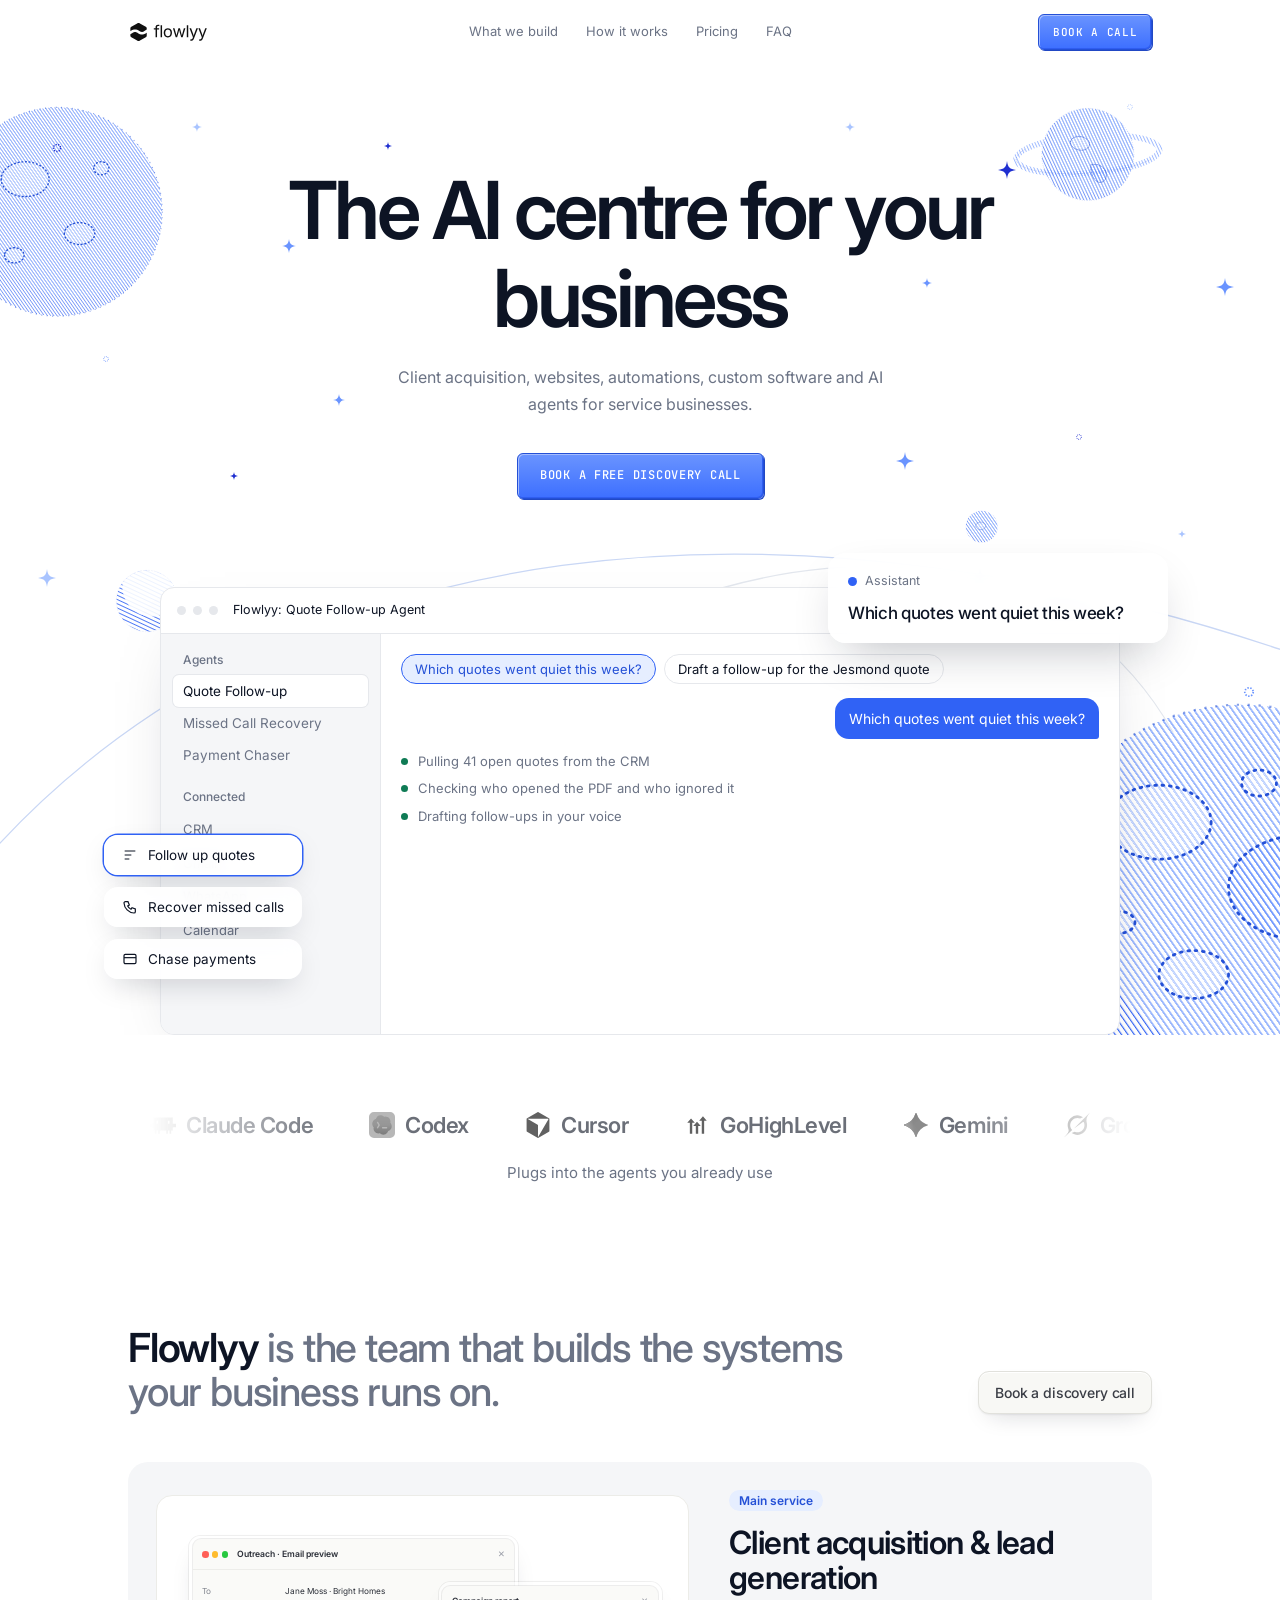
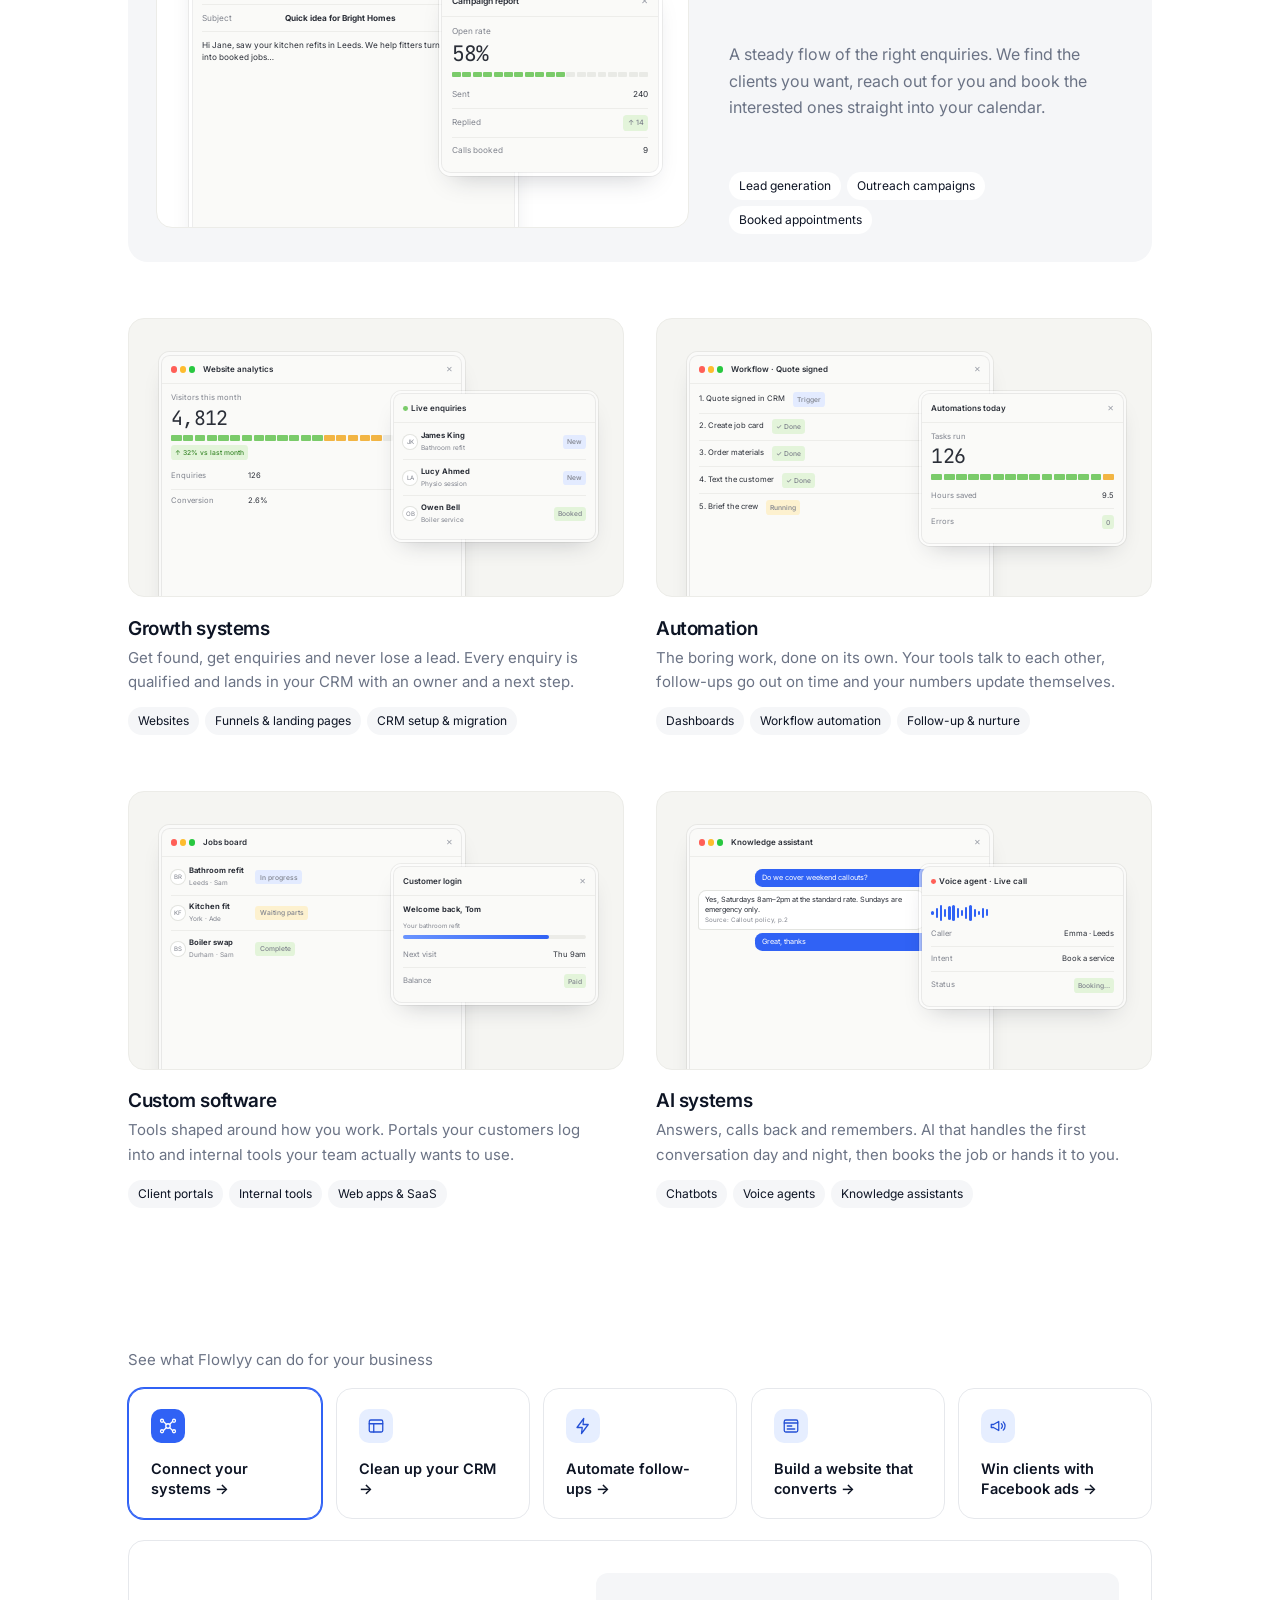
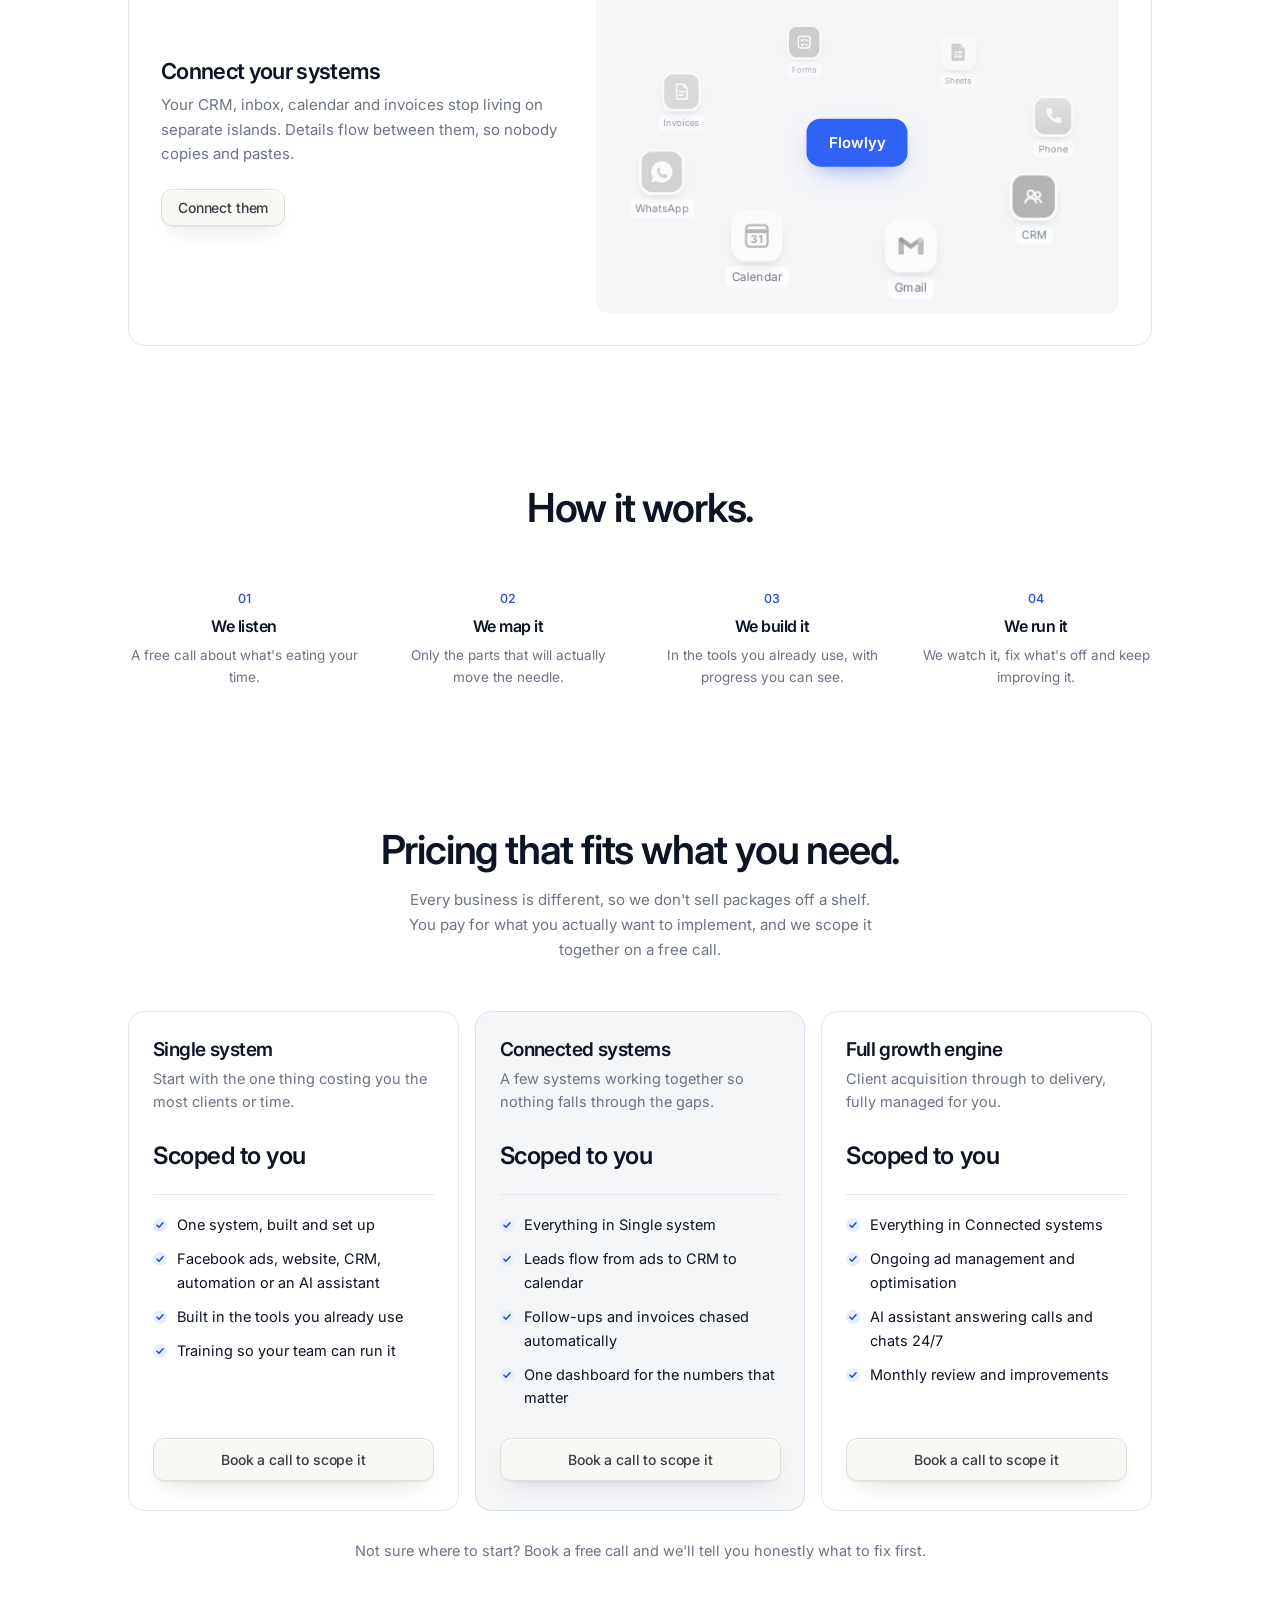
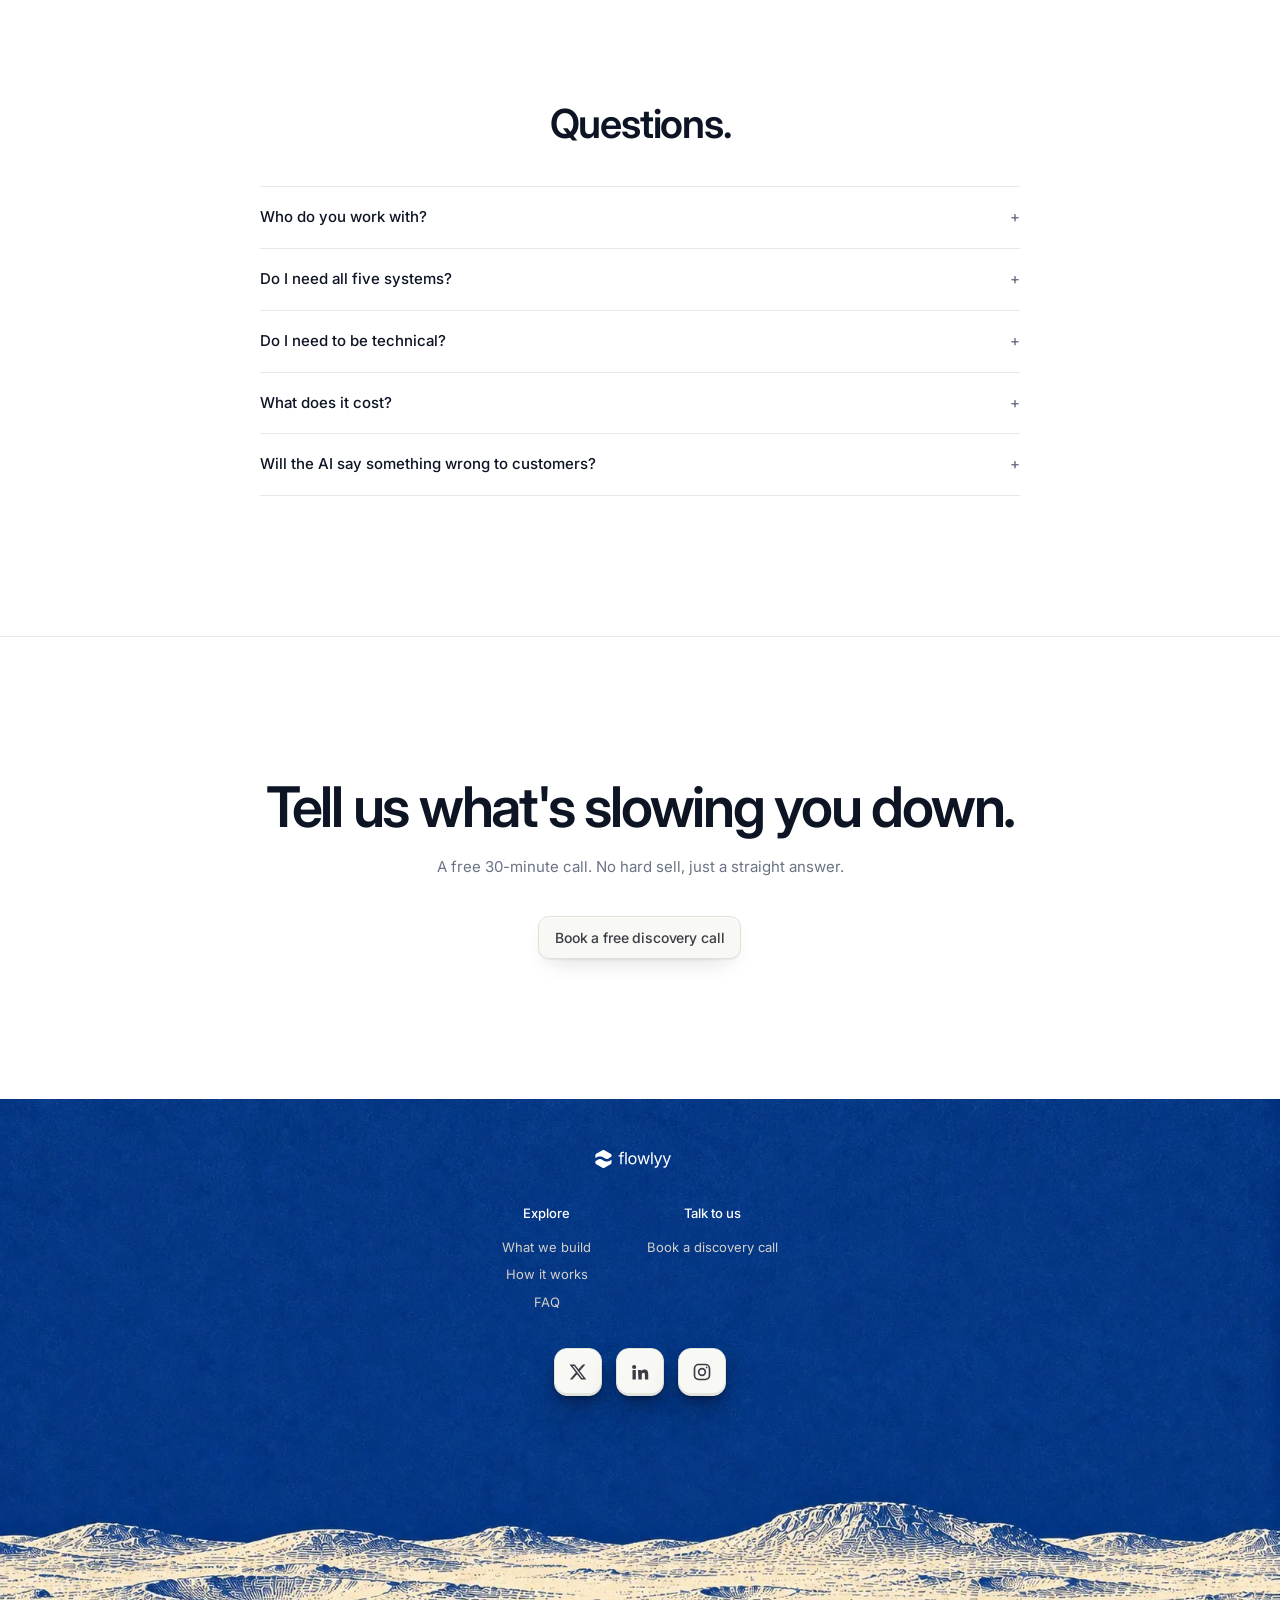
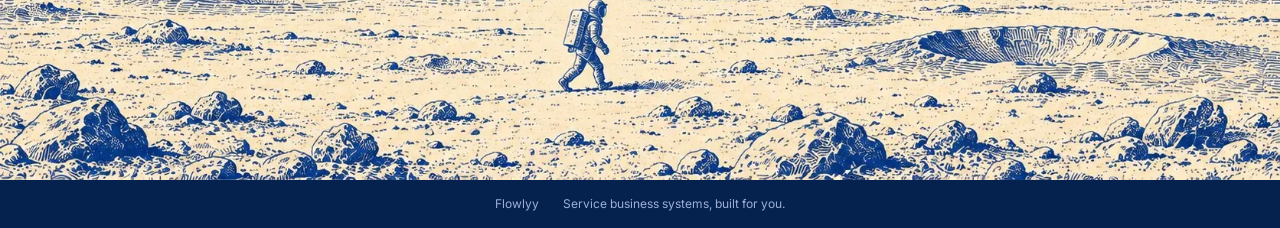
<file: index.html>
<!DOCTYPE html>
<html lang="en-GB">
<head>
<meta charset="utf-8">
<meta name="viewport" content="width=device-width, initial-scale=1">
<title>Flowlyy | The AI centre for your business</title>
<meta name="description" content="Flowlyy builds client acquisition, websites, automations, custom software and AI agents for service businesses. Book a free discovery call.">
<meta name="theme-color" content="#FFFFFF">
<link rel="icon" href="data:image/svg+xml,%3Csvg xmlns='http://www.w3.org/2000/svg' viewBox='0 0 32 32'%3E%3Crect width='32' height='32' rx='7' fill='%233062F5'/%3E%3C/svg%3E">
<link rel="preconnect" href="https://fonts.googleapis.com">
<link rel="preconnect" href="https://fonts.gstatic.com" crossorigin>
<link href="https://fonts.googleapis.com/css2?family=Inter:wght@400..800&family=JetBrains+Mono:wght@500&display=swap" rel="stylesheet">
<style>
:root{--bg:#fff;--ink:#0D1424;--muted:#6B7385;--line:#E6E8EC;--soft:#F5F6F8;--blue:#3062F5;--blue-deep:#2450D6;--blue-tint:#E6EEFF;--ok:#0F7B55;--ok-bg:#DFF3EA;
  --sans:'Inter',system-ui,-apple-system,'Segoe UI',sans-serif;--mono:'JetBrains Mono',ui-monospace,'SF Mono',Menlo,monospace;--pad:clamp(20px,5vw,48px)}
*{box-sizing:border-box;margin:0}
html{scroll-behavior:smooth;color-scheme:light}
body{font-family:var(--sans);background:var(--bg);color:var(--ink);font-size:15px;line-height:1.65;-webkit-font-smoothing:antialiased;overflow-wrap:break-word}
a{color:inherit}
button{font-family:inherit}
.wrap{max-width:1120px;margin:0 auto;padding:0 var(--pad)}
section{padding:clamp(72px,11vw,140px) 0}
h1,h2,h3{font-weight:600;letter-spacing:-.03em;line-height:1.1}
h2{font-size:clamp(26px,3.4vw,40px);max-width:20em}
.sub{color:var(--muted);max-width:52ch;margin-top:16px}
:focus-visible{outline:2px solid var(--blue);outline-offset:3px}
.sr{position:absolute;width:1px;height:1px;overflow:hidden;clip:rect(0 0 0 0)}
.skip{position:absolute;left:-999px;top:8px;background:var(--ink);color:#fff;padding:8px 14px;z-index:50}
.skip:focus{left:8px}

/* retro bevel buttons (unchanged from live site) */
.btn{display:inline-flex;align-items:center;justify-content:center;padding:12px 22px;border:1px solid #6e6e6e;border-radius:6px;background:linear-gradient(#fff,#f1f1f1);color:var(--ink);box-shadow:inset -1px -1px 0 #c4c4c4,inset 1px 1px 0 #fff,1px 1px 0 #b5b5b5;font-family:var(--mono);font-size:12px;font-weight:500;letter-spacing:.06em;text-transform:uppercase;text-decoration:none;cursor:pointer;transition:background .1s}
.btn:hover{background:linear-gradient(#f7f7f7,#e6e6e6)}
.btn:active{background:#e2e2e2;box-shadow:inset 1px 1px 0 #a8a8a8,inset -1px -1px 0 #f4f4f4;transform:translate(1px,1px)}
.btn--blue{background:linear-gradient(#6a94ff,#3d6fff);border-color:#2450d6;color:#fff;box-shadow:inset -1px -1px 0 #2f5df0,inset 1px 1px 0 #a5bcff,1px 1px 0 #2148c4}
.btn--blue:hover{background:linear-gradient(#5a87ff,#3062f5)}
.btn--blue:active{background:#3062f5;box-shadow:inset 1px 1px 0 #2450d6,inset -1px -1px 0 #6f93ff}
.btn--sm{padding:8px 14px;font-size:11px}
.btn--soft{font-family:var(--sans);text-transform:none;letter-spacing:-.01em;font-size:14px;font-weight:500;color:#3A3D45;padding:9px 16px;border:1px solid #E1E1DC;border-radius:11px;background:#F8F8F5;box-shadow:inset 0 1px 0 #fff,0 1px 2px rgba(20,24,35,.06),0 10px 24px -12px rgba(20,24,35,.22)}
.btn--soft:hover{background:#F2F2EE}
.btn--soft:active{background:#EDEDE8;box-shadow:inset 0 1px 2px rgba(20,24,35,.08);transform:translateY(1px)}
.btn--soft.btn--sm{font-size:12.5px;padding:6px 11px;border-radius:9px}
.btns{display:flex;flex-wrap:wrap;gap:12px;margin-top:36px}

/* nav */
.nav{position:sticky;top:0;z-index:20;background:rgba(255,255,255,.92);backdrop-filter:blur(8px)}
.nav .wrap{display:flex;align-items:center;justify-content:space-between;height:64px}
.nav img{height:24px;display:block}
.nav__links{display:flex;gap:28px;font-size:13px}
.nav__links a{text-decoration:none;color:var(--muted)}
.nav__links a:hover{color:var(--ink)}
@media(max-width:760px){.nav__links{display:none}}

/* hero */
.hero{padding-top:clamp(64px,10vw,128px);padding-bottom:clamp(48px,6vw,72px)}
.hero h1{font-size:clamp(34px,6vw,72px);max-width:13em;letter-spacing:-.045em}
.hero .sub{font-size:16px;margin-top:22px}

/* demo window */
.demo{padding-top:0}
.win{border:1px solid var(--line);border-radius:14px;overflow:hidden;background:#fff}
.win__bar{display:flex;align-items:center;gap:7px;padding:12px 16px;border-bottom:1px solid var(--line);font-size:12.5px;color:var(--muted)}
.win__bar i{width:9px;height:9px;border-radius:50%;background:var(--line)}
.win__bar span{margin-left:8px;color:var(--ink);white-space:nowrap;overflow:hidden;text-overflow:ellipsis;min-width:0}
.win__hint{margin-left:auto;font-style:normal;white-space:nowrap;flex:none;color:var(--muted)}
.win__body{display:grid;grid-template-columns:220px 1fr;min-height:400px}
.win__side{border-right:1px solid var(--line);padding:16px 12px;background:var(--soft)}
.win__side h4{font-size:12px;font-weight:500;color:var(--muted);margin:16px 10px 6px}
.win__side h4:first-child{margin-top:0}
.win__side ul{list-style:none;padding:0}
.win__side li{padding:6px 10px;font-size:13px;color:var(--muted)}
.win__side button,.agentbar button{display:block;width:100%;text-align:left;font-size:13.5px;border:0;background:none;padding:8px 10px;border-radius:6px;color:var(--muted);cursor:pointer}
.win__side button:hover,.agentbar button:hover{color:var(--ink)}
.win__side button[aria-pressed="true"],.agentbar button[aria-pressed="true"]{background:#fff;color:var(--ink);box-shadow:0 0 0 1px var(--line)}
.agentbar{display:none;gap:6px;overflow-x:auto}
.agentbar button{width:auto;white-space:nowrap;border:1px solid var(--line)}
.win__main{padding:20px;display:flex;flex-direction:column;gap:14px;min-width:0}
.asks{display:flex;flex-wrap:wrap;gap:8px}
.asks button{font-size:13px;padding:6px 13px;border-radius:99px;border:1px solid var(--line);background:#fff;color:var(--ink);cursor:pointer}
.asks button:hover{border-color:var(--blue)}
.asks button[aria-pressed="true"]{border-color:var(--blue);color:var(--blue-deep);background:var(--blue-tint)}
.chat{display:flex;flex-direction:column;gap:12px;min-height:230px}
.bubble{align-self:flex-end;background:var(--blue);color:#fff;padding:9px 14px;border-radius:14px 14px 3px 14px;font-size:14px;max-width:85%}
.steps{display:flex;flex-direction:column;gap:6px;font-size:13px;color:var(--muted)}
.steps div{display:flex;align-items:center;gap:10px;animation:fadein .3s}
.steps div::before{content:"";width:7px;height:7px;border-radius:50%;background:var(--ok);flex:none}
@keyframes fadein{from{opacity:0;transform:translateY(4px)}}
.answer{border:1px solid var(--line);border-radius:10px;padding:14px 16px;font-size:14px;line-height:1.55;animation:fadein .35s}
.answer b{color:var(--blue-deep);font-weight:600}
.answer q{display:block;margin-top:10px;padding:10px 12px;background:var(--soft);border-radius:7px;quotes:none}
.answer small{display:block;margin-top:10px;font-size:12px;color:var(--muted)}
.act{margin-top:12px}
.act:disabled{background:var(--ok-bg);border-color:#7fbf9f;color:var(--ok);box-shadow:none;transform:none;cursor:default}
@media(max-width:760px){.win__body{grid-template-columns:1fr}.win__side{display:none}.agentbar{display:flex}.win__hint{display:none}}
.hero .wrap>*,.demo .wrap>*{min-width:0}

/* systems: plain cards like base.org products */
.cards{display:grid;grid-template-columns:repeat(4,1fr);gap:16px;margin-top:48px}
.card{background:var(--soft);border-radius:14px;padding:26px 22px;display:flex;flex-direction:column;gap:10px;min-height:250px}
.card h3{font-size:18px;letter-spacing:-.02em}
.card p{color:var(--muted);font-size:13.5px}
.card ul{list-style:none;padding:0;margin-top:auto;font-size:12.5px;color:var(--ink);display:grid;gap:4px}
.card li::before{content:"– ";color:var(--muted)}
@media(max-width:980px){.cards{grid-template-columns:1fr 1fr}}
@media(max-width:560px){.cards{grid-template-columns:1fr}}


/* systems: base.org style feature grid */
.sys-head{display:flex;flex-wrap:wrap;align-items:flex-end;justify-content:space-between;gap:24px;text-align:left}
#systems h2{margin:0;text-align:left;max-width:18em;color:var(--muted);font-weight:500}
#systems h2 strong{color:var(--ink);font-weight:600}
.pill{display:inline-flex;align-items:center;gap:8px;padding:12px 20px;border:1px solid var(--line);border-radius:99px;text-decoration:none;font-size:14px;font-weight:500;white-space:nowrap}
.pill:hover{border-color:var(--ink)}
.feat{display:grid;grid-template-columns:repeat(2,1fr);gap:56px 32px;margin-top:48px;text-align:left}
.feat__art{border:1px solid var(--line);border-radius:16px;aspect-ratio:1.78;display:grid;place-items:center;overflow:hidden}
.feat__art svg{width:92%;height:auto}
.feat h3{font-size:19px;margin-top:22px;letter-spacing:-.02em}
.feat p{color:var(--muted);margin-top:6px;max-width:52ch;font-size:15px}
.feat ul{list-style:none;padding:0;display:flex;flex-wrap:wrap;gap:6px;margin-top:12px}
.feat li{font-size:12px;padding:4px 10px;border-radius:99px;background:var(--soft)}
.feat>article{min-width:0}
.feat>article:first-child{grid-column:1/-1;display:grid;grid-template-columns:1.35fr 1fr;gap:40px;align-items:center;background:var(--soft);border-radius:20px;padding:clamp(16px,2.5vw,28px)}
.feat>article:first-child .feat__art{background:#fff;aspect-ratio:1.6;grid-row:span 3}
.feat>article:first-child h3{font-size:clamp(24px,2.6vw,32px);margin-top:0;align-self:end}
.feat>article:first-child>p{font-size:16px}
.feat>article:first-child ul{align-self:start}
.feat>article:first-child li{background:#fff}
.feat>article:first-child h3::before{content:"Main service";display:block;width:max-content;font-size:12px;font-weight:600;letter-spacing:0;color:var(--blue-deep);background:var(--blue-tint);padding:4px 10px;border-radius:99px;margin-bottom:14px}
@media(max-width:900px){.feat>article:first-child{grid-template-columns:1fr;gap:16px}.feat>article:first-child .feat__art{grid-row:auto}}
@media(max-width:760px){.feat{grid-template-columns:1fr;gap:44px}}

/* what flowlyy can do: notion-style cards + interactive previews */
.can-label{color:var(--muted);font-size:15px;text-align:left}
.can{display:grid;grid-template-columns:repeat(5,1fr);gap:14px;margin-top:16px}
.can button{display:flex;flex-direction:column;align-items:flex-start;justify-content:flex-start;gap:16px;padding:20px 22px;min-height:96px;border:1px solid var(--line);border-radius:16px;background:#fff;cursor:pointer;text-align:left;font:inherit;color:var(--ink);transition:border-color .15s}
.can button:hover{border-color:#B9C2D0}
.can button[aria-pressed="true"]{border-color:var(--blue);box-shadow:0 0 0 1px var(--blue)}
.can .ico{width:48px;height:48px;border-radius:50%;display:grid;place-items:center;border:2px solid var(--ink)}
.can .ico svg{width:24px;height:24px}
.can .ci{width:34px;height:34px;border-radius:10px;display:grid;place-items:center;background:var(--blue-tint);color:var(--blue-deep);flex:none}
.can .ci svg{width:18px;height:18px}
.can button[aria-pressed="true"] .ci{background:var(--blue);color:#fff}
.can b{font-size:14.5px;line-height:1.35;font-weight:600}
@media(max-width:1100px){.can{grid-template-columns:repeat(3,1fr)}}
@media(max-width:700px){.can{grid-template-columns:1fr 1fr}}
@media(max-width:480px){.can{grid-template-columns:1fr}.can button{flex-direction:row;align-items:center;gap:16px}}
.pv{margin-top:20px;border:1px solid var(--line);border-radius:16px;padding:clamp(20px,3vw,32px);text-align:left;display:grid;grid-template-columns:1fr 1.3fr;gap:32px;align-items:center}
@media(max-width:1000px){.pv{grid-template-columns:1fr}}
.tool{min-width:0}
@media(max-width:380px){.tool{font-size:10.5px}}
.pv>*{min-width:0}
.pv h3{font-size:22px}
@media(max-width:560px){.stagebox{padding:12px}.hub{gap:12px 16px}.hub .tag2{font-size:0;width:8px;height:8px;padding:0;border-radius:50%;border:0}.hub .tag2--bad{background:#E8A396}.hub .tag2--ok{background:var(--ok)}.hub .core{font-size:12px;padding:8px 2px}.tool{flex-direction:column;gap:4px;padding:8px 4px;font-size:11.5px;text-align:center}.tag2{font-size:10px}}
.pv>div>p{color:var(--muted);margin:10px 0 22px;font-size:15px}
.stagebox{background:var(--soft);border-radius:12px;padding:20px;min-height:280px;position:relative;font-size:13px}
.tag2{display:inline-block;font-size:11px;padding:2px 8px;border-radius:99px;background:#fff;border:1px solid var(--line);color:var(--muted)}
.tag2--ok{background:var(--ok-bg);border-color:transparent;color:var(--ok)}
.tag2--bad{background:#FDE8E4;border-color:transparent;color:#B4432C}
/* systems */
.hub{display:grid;grid-template-columns:repeat(3,minmax(0,1fr));gap:18px 36px;position:relative}
.tool{background:#fff;border:1px solid var(--line);border-radius:10px;padding:10px 12px;display:flex;justify-content:space-between;align-items:center;transition:all .5s}
.hub .core{grid-column:2;grid-row:2;background:var(--blue);color:#fff;border-color:var(--blue);justify-content:center;opacity:.25;transition:opacity .5s}
.done .core{opacity:1}
.hub svg{position:absolute;inset:0;width:100%;height:100%;pointer-events:none}
.hub path{stroke:var(--blue);stroke-width:1.5;fill:none;stroke-linecap:round;transition:stroke-dashoffset 1.1s cubic-bezier(.65,0,.35,1)}
.hub .tool{position:relative;z-index:1}
.hub circle{fill:var(--blue);transform-box:fill-box;transform-origin:center;transition:opacity .3s,transform .4s cubic-bezier(.3,1.6,.5,1)}
.core.pulse{animation:pulse 1.4s ease-out}
@keyframes pulse{0%{box-shadow:0 0 0 0 rgba(48,98,245,.45)}100%{box-shadow:0 0 0 18px rgba(48,98,245,0)}}
/* crm table */
.tbl{width:100%;border-collapse:collapse;background:#fff;border-radius:10px;overflow:hidden}
.tbl td,.tbl th{padding:9px 10px;border-bottom:1px solid var(--line);text-align:left}
.tbl th{font-weight:500;color:var(--muted);font-size:12px}
.tbl tr{transition:opacity .4s,background .4s}
.tbl tr.dup{background:#FDE8E4}
.done .tbl tr.dup{opacity:0;display:none}
/* follow-up timeline */
.tl{list-style:none;padding:0;display:grid;gap:10px}
.tl li{display:flex;gap:12px;align-items:center;background:#fff;border:1px solid var(--line);border-radius:10px;padding:10px 12px;opacity:.35;transition:opacity .4s,border-color .4s}
.tl li.on{opacity:1;border-color:#B9C2D0}
.tl li em{font-style:normal;color:var(--muted);width:52px;flex:none}
.tl li.reply{border-color:var(--ok)}
/* website builder */
.site{background:#fff;border:1px solid var(--line);border-radius:10px;overflow:hidden}
.site .bar{height:22px;border-bottom:1px solid var(--line);display:flex;gap:5px;align-items:center;padding:0 8px}
.site .bar i{width:7px;height:7px;border-radius:50%;background:var(--line)}
.blk{margin:10px;border-radius:6px;background:repeating-linear-gradient(45deg,#EEF0F3 0 6px,#F6F7F9 6px 12px);height:40px;transition:all .5s;display:flex;align-items:center;padding:0 12px;color:transparent}
.done .blk{background:var(--blue-tint);color:var(--ink)}
.done .blk.h{height:64px;background:var(--blue);color:#fff;font-size:15px;font-weight:600}
.toast{position:absolute;right:16px;bottom:16px;background:#fff;border:1px solid var(--line);border-radius:10px;padding:10px 14px;box-shadow:0 10px 24px -12px rgba(13,20,36,.3);opacity:0;transform:translateY(8px);transition:all .4s}
.toast.show{opacity:1;transform:none}
.pv .btn:disabled{opacity:.6;cursor:default}

/* mac-style mockups */
.feat__art{background:#F5F5F2;border-color:#ECECE8;container-type:inline-size;position:relative;display:block}
.mock{position:absolute;inset:0;font-size:1.55cqw;color:#2B2F38}
.mw,.fp{position:absolute;border-radius:1.4em;padding:.45em;background:rgba(255,255,255,.55);box-shadow:0 0 0 1px rgba(0,0,0,.06),0 1.6em 3em -1.6em rgba(30,35,50,.25)}
.mw{left:6%;top:12%;width:62%;bottom:-8%}
.fp{right:5%;top:26%;width:42%}
.in{background:#FAFAF8;border-radius:1em;box-shadow:0 0 0 1px rgba(0,0,0,.07);height:100%;overflow:hidden}
.fp .in{height:auto}
.tb{display:flex;align-items:center;gap:.4em;padding:.9em 1.1em;border-bottom:1px solid #EDEDEA;font-weight:600;font-size:1.05em}
.tb i{width:.75em;height:.75em;border-radius:50%;background:#FF5F57}.tb i+i{background:#FEBC2E}.tb i+i+i{background:#28C840;margin-right:.6em}
.tb .x{margin-left:auto;color:#9A9EA8;font-weight:400}
.bd{padding:1em 1.2em}
.row2{display:flex;justify-content:space-between;align-items:center;padding:.75em 0;border-bottom:1px solid #EDEDEA}
.row2:last-child{border-bottom:0}
.row2 span{color:#80848E}
.big{font-family:var(--mono);font-size:2.6em;letter-spacing:-.04em;line-height:1.1;margin:.15em 0 .3em}
.chip{display:inline-flex;align-items:center;gap:.3em;font-size:.88em;padding:.25em .6em;border-radius:.5em;font-weight:500}
.chip--g{background:#E3F4DA;color:#3D8A2E}.chip--b{background:#E3EBFF;color:#2450D6}.chip--r{background:#FBE3DE;color:#B4432C}.chip--y{background:#FDF1CF;color:#8A6510}
.seg{display:flex;gap:.18em;margin:.4em 0 .6em}.seg b{flex:1;height:.7em;border-radius:.12em;background:#7ACB6A}.seg b.o{background:#F2B544}.seg b.e{background:#E9EAE6}
.av{width:2.2em;height:2.2em;border-radius:50%;display:grid;place-items:center;font-size:.8em;background:#fff;box-shadow:0 0 0 1px #E3E4E0;margin-right:.7em;flex:none}
.who2{display:flex;align-items:center}
.who2 small{display:block;color:#80848E;font-size:.85em}
.fld{border:1px solid #E3E4E0;border-radius:.6em;padding:.55em .8em;margin-top:.35em;background:#fff}
.lbl{font-size:.8em;color:#80848E;margin-top:.7em}
.bar2{height:.6em;border-radius:1em;background:#ECECE8;margin:.5em 0}.bar2 b{display:block;height:100%;width:65%;border-radius:1em;background:linear-gradient(90deg,#6A94FF,#3062F5)}
.ph{display:grid;grid-template-columns:repeat(4,1fr);gap:.4em;margin-top:.5em}.ph b{aspect-ratio:1.2;border-radius:.4em;background:#E3EBFF}.ph b:nth-child(2){background:#E3F4DA}.ph b:nth-child(3){background:#FBE3EE}.ph b:nth-child(4){background:#FDF1CF}
.msgx{max-width:80%;padding:.6em .85em;border-radius:1em;margin:.5em 0;font-size:.95em;line-height:1.35}
.msgx.u{background:#fff;box-shadow:0 0 0 1px #E3E4E0;border-bottom-left-radius:.3em}
.msgx.a{background:#3062F5;color:#fff;margin-left:auto;border-bottom-right-radius:.3em}
.ft{text-align:center;padding:.8em;border-top:1px solid #EDEDEA;color:#80848E;font-size:.9em}
.ft b{color:#2B2F38}
.mw .row2{justify-content:flex-start;gap:1em}.mw .row2 span{min-width:9em}
.feat .mock p{font-size:1em;color:#2B2F38;max-width:none;margin-top:.8em}
.mw .row2 .av,.mw .row2 .chip,.mw .row2 .who2 span{min-width:0}
.mw .row2:has(.who2) .who2{min-width:10em}
.btnx{display:block;text-align:center;margin-top:.8em;padding:.6em;border-radius:.7em;background:#fff;box-shadow:0 0 0 1px #E3E4E0,0 .15em 0 #E3E4E0;font-weight:500}
/* orbiting integrations */
.orb{position:relative;height:300px;overflow:visible}
.orb__lines{position:absolute;inset:0;width:100%;height:100%;pointer-events:none;z-index:2}
.orb__lines line{stroke:var(--blue);stroke-width:1.5;stroke-dasharray:4 5;animation:flow 1s linear infinite;transition:opacity .4s}
@keyframes flow{to{stroke-dashoffset:-18}}
.orb__core{position:absolute;left:50%;top:50%;transform:translate(-50%,-50%);z-index:2;background:var(--blue);color:#fff;font-weight:600;font-size:15px;padding:12px 22px;border-radius:14px;box-shadow:0 10px 24px -10px rgba(48,98,245,.6)}
.ob{position:absolute;left:0;top:0;width:48px;display:flex;flex-direction:column;align-items:center;gap:4px;will-change:transform}
.ob__i{width:48px;height:48px;border-radius:14px;background:var(--c);display:grid;place-items:center;border:3px solid #fff;box-shadow:0 6px 14px -6px rgba(13,20,36,.35);filter:grayscale(1) opacity(.55);transition:filter .45s,transform .45s cubic-bezier(.3,1.6,.5,1)}
.ob__i svg{width:24px;height:24px}
.ob__i--brand svg{width:30px;height:30px}
.ob em{font-style:normal;font-size:11px;color:var(--muted);white-space:nowrap;background:rgba(255,255,255,.8);padding:1px 6px;border-radius:6px}
.ob.on .ob__i{filter:none;transform:scale(1.12)}
.ob.on em{color:var(--ink)}
@media(max-width:560px){.orb{height:260px}.ob{width:40px}.ob__i{width:40px;height:40px;border-radius:12px}.ob__i svg{width:20px;height:20px}}
/* ads manager preview */
.adm{background:#fff;border:1px solid var(--line);border-radius:10px;overflow:hidden;position:relative;font-size:12.5px}
.adm__bar{display:flex;justify-content:space-between;padding:10px 12px;border-bottom:1px solid var(--line);background:#FAFBFC}
.adm__bar span{color:var(--muted)}
.ads{width:100%;border-collapse:collapse}
.ads th{font-weight:600;font-size:11.5px;text-align:left;padding:8px 8px;border-bottom:1px solid var(--line);color:#3A3D45;white-space:nowrap}
.ads td{padding:10px 8px;border-bottom:1px solid var(--line);white-space:nowrap;font-variant-numeric:tabular-nums}
.ads .nm{color:var(--blue-deep);white-space:normal;min-width:120px}
.tg{display:inline-block;width:30px;height:17px;border-radius:9px;background:#D5D9E0;position:relative;transition:background .3s}
.tg::after{content:"";position:absolute;left:2px;top:2px;width:13px;height:13px;border-radius:50%;background:#fff;box-shadow:0 1px 2px rgba(0,0,0,.25);transition:transform .3s cubic-bezier(.3,1.5,.5,1)}
.live .tg{background:var(--blue)}.live .tg::after{transform:translateX(13px)}
.dl i{display:inline-block;width:8px;height:8px;border-radius:50%;background:#C3C8D0;margin-right:6px;transition:background .3s}
.live .dl i{background:#22C55E;box-shadow:0 0 0 3px rgba(34,197,94,.2)}
.adm__kpi{display:grid;grid-template-columns:repeat(3,1fr);gap:8px;padding:12px}
.adm__kpi div{background:var(--soft);border-radius:8px;padding:8px 10px}
.adm__kpi small{display:block;color:var(--muted);font-size:11px}
.adm__kpi b{font-size:18px;font-variant-numeric:tabular-nums}
.toasts{position:absolute;right:10px;bottom:10px;display:flex;flex-direction:column;gap:6px;pointer-events:none}
.lt{background:#fff;border:1px solid var(--line);border-radius:9px;padding:7px 10px;box-shadow:0 8px 18px -10px rgba(13,20,36,.35);animation:fadein .35s;font-size:12px}
.lt.out{opacity:0;transform:translateY(-6px);transition:opacity .35s,transform .35s}
.lt i{display:inline-block;width:7px;height:7px;border-radius:50%;background:#22C55E;margin-right:6px}
.adm{overflow-x:auto}
/* pricing (no prices) */
.tiers{display:grid;grid-template-columns:repeat(3,1fr);gap:16px;margin-top:48px;text-align:left}
.tier{display:flex;flex-direction:column;border:1px solid var(--line);border-radius:16px;padding:28px 24px;background:#fff}
.tier--mid{background:var(--soft);border-color:#D5DDF0}
.tier h3{font-size:19px}
.tier>p{color:var(--muted);font-size:14.5px;margin-top:6px;min-height:3.2em}
.tier__price{margin:22px 0 18px;padding-bottom:18px;border-bottom:1px solid var(--line);font-size:24px;font-weight:600;letter-spacing:-.02em}
.tier ul{list-style:none;padding:0;display:grid;gap:10px;font-size:14.5px;margin-bottom:28px}
.tier li{position:relative;padding-left:24px}
.tier li::before{content:"";position:absolute;left:0;top:.35em;width:14px;height:14px;border-radius:50%;background:var(--blue-tint) url("data:image/svg+xml,%3Csvg xmlns='http://www.w3.org/2000/svg' viewBox='0 0 14 14'%3E%3Cpath d='M4 7.2l2 2 4-4.4' fill='none' stroke='%232450D6' stroke-width='1.6' stroke-linecap='round' stroke-linejoin='round'/%3E%3C/svg%3E") center/14px no-repeat}
.tier .btn{margin-top:auto;align-self:stretch;justify-content:center}
.tiers__note{margin-top:28px;color:var(--muted);font-size:14.5px;text-align:center}
@media(max-width:900px){.tiers{grid-template-columns:1fr;max-width:520px;margin-left:auto;margin-right:auto}.tier>p{min-height:0}}
/* features grid */
.grid4{display:grid;grid-template-columns:repeat(4,1fr);gap:40px 32px;margin-top:56px}
.grid4 b{font-size:12.5px;color:var(--blue-deep);font-weight:500}
.grid4 h3{font-size:16px;margin:8px 0}
.grid4 p{color:var(--muted);font-size:13.5px}
@media(max-width:900px){.grid4{grid-template-columns:1fr 1fr}}
@media(max-width:520px){.grid4{grid-template-columns:1fr}}

/* faq */
.faq{max-width:760px;margin-top:40px}
details{border-top:1px solid var(--line);padding:18px 0}
details:last-child{border-bottom:1px solid var(--line)}
summary{cursor:pointer;font-size:15px;font-weight:500;list-style:none;display:flex;justify-content:space-between;gap:20px}
summary::-webkit-details-marker{display:none}
summary::after{content:"+";color:var(--muted)}
details[open] summary::after{content:"\2013"}
details p{color:var(--muted);margin-top:10px;font-size:14px;max-width:60ch}

/* closing cta */
.end{text-align:left;border-top:1px solid var(--line)}
.end h2{font-size:clamp(30px,4.6vw,56px);letter-spacing:-.04em}

/* footer: etched moon */
.foot{--sky:#08387F;--cream:#F7EBD5;background:var(--sky);color:var(--cream)}
.foot__art{background-color:var(--sky);background-image:url("assets/footer/footer-moon.jpg");background-image:image-set(url("assets/footer/footer-moon.webp") type("image/webp"),url("assets/footer/footer-moon.jpg") type("image/jpeg"));background-size:cover;background-position:50% 100%;background-repeat:no-repeat;padding:48px 0 clamp(260px,30vw,460px)}
.foot__top{display:flex;flex-wrap:wrap;gap:32px 64px;justify-content:space-between;flex-direction:column;align-items:center;text-align:center}
.foot__logo img{height:24px;display:block;filter:brightness(0) invert(1)}
.foot__nav{display:flex;flex-wrap:wrap;gap:24px 56px;font-size:13px;justify-content:center}
.foot__nav h4{font-size:13px;font-weight:500;color:#fff;margin-bottom:10px}
.foot__nav a{display:block;color:var(--cream);text-decoration:none;padding:3px 0;opacity:.85}
.foot__nav a:hover{opacity:1;text-decoration:underline}
.foot :focus-visible{outline-color:#fff}
.socials2{display:flex;gap:14px;justify-content:center}
.soc{width:48px;height:48px;display:grid;place-items:center;border-radius:13px;background:#F8F8F5;border:1px solid #E1E1DC;color:#3A3D45;box-shadow:inset 0 1px 0 #fff,inset 0 -2px 0 #E4E4DF,0 2px 3px rgba(0,0,0,.18),0 8px 16px -4px rgba(0,0,0,.35),0 18px 36px -10px rgba(0,10,40,.55);transition:background .15s,transform .1s,box-shadow .15s}
.soc:hover{background:#fff}.soc:active{transform:translateY(1px);box-shadow:inset 0 1px 2px rgba(0,0,0,.12),0 1px 2px rgba(0,0,0,.2)}
.soc svg{width:20px;height:20px}
.foot__base{background:#05224F;color:#9DB0D6;font-size:12px;padding:14px 0}
.foot__base .wrap{display:flex;flex-wrap:wrap;justify-content:center;gap:6px 24px}
@media(max-width:600px){.foot__art{padding-bottom:340px}}
/* comet-style hero */
.hero{position:relative;overflow:hidden;text-align:center;padding-top:clamp(56px,8vw,104px);padding-bottom:0}
.hero h1{margin:0 auto;max-width:12em;font-size:clamp(36px,6.4vw,80px);font-weight:600}
.hero .sub{margin:22px auto 0}
.hero .btns{justify-content:center}
.ring{display:inline-flex}
.orbits{position:absolute;inset:0;width:100%;height:100%;z-index:0;pointer-events:none}
.hero .wrap{position:relative;z-index:1}
.stage{position:relative;max-width:960px;margin:clamp(48px,7vw,88px) auto 0;text-align:left}
.chips{position:absolute;left:-56px;bottom:56px;display:flex;flex-direction:column;gap:12px;z-index:2}
.chips button{display:flex;align-items:center;gap:10px;font-size:13.5px;padding:12px 18px;border:0;border-radius:14px;background:rgba(255,255,255,.92);backdrop-filter:blur(8px);box-shadow:0 10px 30px -10px rgba(13,20,36,.25);cursor:pointer;color:var(--ink)}
.chips button:hover,.chips button[aria-pressed="true"]{box-shadow:0 0 0 1.5px var(--blue),0 10px 30px -10px rgba(13,20,36,.25)}
.chips svg{width:16px;height:16px;flex:none}
.assist{position:absolute;right:-48px;top:-34px;width:min(340px,42%);z-index:2;padding:18px 20px;border-radius:18px;background:rgba(255,255,255,.88);backdrop-filter:blur(14px);box-shadow:0 20px 50px -18px rgba(13,20,36,.3);text-align:left}
.assist small{display:flex;align-items:center;gap:8px;font-size:12.5px;color:var(--muted)}
.assist small::before{content:"";width:9px;height:9px;border-radius:50%;background:var(--blue)}
.assist p{margin-top:10px;font-size:17px;line-height:1.35;font-weight:500;letter-spacing:-.02em}
.win{box-shadow:0 30px 70px -40px rgba(13,20,36,.35)}
@media(max-width:1100px){.chips{left:12px;bottom:auto;top:-22px;flex-direction:row}.assist{display:none}}
@media(max-width:760px){.chips{position:static;flex-wrap:wrap;justify-content:center;margin-bottom:14px}.planet--a{display:none}}
/* hatched planets */
.planet{position:absolute;z-index:0;pointer-events:none;height:auto}
.planet--a{width:clamp(150px,17vw,260px);aspect-ratio:1;left:clamp(-90px,-4vw,-40px);top:4%}
.planet--b{width:clamp(240px,34vw,540px);aspect-ratio:1;right:clamp(-260px,-14vw,-110px);bottom:-10%}
.planet--c{width:clamp(118px,12vw,185px);aspect-ratio:320/256;right:9%;top:3%;transform:rotate(10deg)}
.planet--d{width:clamp(50px,5vw,80px);aspect-ratio:1;left:9%;top:52%;transform:rotate(-30deg)}
.planet--e{width:clamp(30px,2.6vw,42px);aspect-ratio:1;right:22%;top:46%}
@media(max-width:900px){.planet--d,.planet--e{display:none}.planet--c{width:76px;right:-18px;top:-6px}}
/* stars */
.stars{position:absolute;inset:0;z-index:0;pointer-events:none}
.star{position:absolute;display:block;aspect-ratio:1}
.star svg{width:100%;height:100%;display:block}
.star.tw{animation:twinkle 3.2s ease-in-out infinite}
@keyframes twinkle{50%{opacity:.25;transform:scale(.7) rotate(20deg)}}
@media(max-width:760px){.star.sm{display:none}}
/* logo marquee */
.logos{padding:clamp(48px,6vw,72px) 0 0;text-align:center}
.marq{overflow:hidden;-webkit-mask:linear-gradient(90deg,transparent,#000 18%,#000 82%,transparent);mask:linear-gradient(90deg,transparent,#000 18%,#000 82%,transparent);max-width:980px;margin:0 auto}
.marq ul{list-style:none;padding:0;display:flex;gap:56px;width:max-content;animation:marq 32s linear infinite}
.marq:hover ul{animation-play-state:paused}
.marq li{display:flex;align-items:center;gap:10px;font-size:22px;font-weight:600;letter-spacing:-.02em;color:#6B6F78;white-space:nowrap}
.marq img{width:26px;height:26px;opacity:.62;filter:grayscale(1) brightness(.55)}
@keyframes marq{to{transform:translateX(calc(-50% - 28px))}}
.logos p{margin-top:18px;color:var(--muted);font-size:15px}
/* hero button pulse */
.ring .btn{position:relative}
.ring .btn::before,.ring .btn::after{content:"";position:absolute;inset:-1px;border-radius:6px;pointer-events:none;animation:ctaPulse 2.6s cubic-bezier(.2,.6,.3,1) infinite}
.ring .btn::after{animation-delay:1.3s}
@keyframes ctaPulse{0%{box-shadow:0 0 0 0 rgba(48,98,245,.42)}100%{box-shadow:0 0 0 26px rgba(48,98,245,0)}}
.ring .btn:hover::before,.ring .btn:hover::after{animation-play-state:paused;opacity:0}
/* centre everything */
section h2,.sub{margin-left:auto;margin-right:auto}
section h2,section>.wrap>.sub,.end,.grid4>div,.card{text-align:center}
.card ul{justify-items:center}
.faq{margin-left:auto;margin-right:auto}
.end .btns{justify-content:center}
/* tactile press: every button moves like a real one */
.btn,.soc,.chips button,.can button,.asks button{transition:transform .35s cubic-bezier(.34,1.56,.64,1),box-shadow .25s ease,background .15s;will-change:transform}
.btn:hover,.soc:hover,.chips button:hover,.can button:hover,.asks button:hover{transform:translateY(-2px)}
.btn--blue:hover{box-shadow:inset -1px -1px 0 #2f5df0,inset 1px 1px 0 #a5bcff,1px 1px 0 #2148c4,0 8px 18px -6px rgba(48,98,245,.55)}
.btn--soft:hover{box-shadow:inset 0 1px 0 #fff,0 2px 4px rgba(20,24,35,.08),0 16px 30px -12px rgba(20,24,35,.3)}
.soc:hover{box-shadow:inset 0 1px 0 #fff,inset 0 -2px 0 #E4E4DF,0 3px 5px rgba(0,0,0,.2),0 12px 22px -4px rgba(0,0,0,.4),0 26px 44px -10px rgba(0,10,40,.6)}
.can button:hover{box-shadow:0 12px 26px -14px rgba(20,24,35,.3)}
.btn:active,.soc:active,.chips button:active,.can button:active,.asks button:active{transform:translateY(2px) scale(.97);transition-duration:.08s}
.btn--blue:active{box-shadow:inset 1px 1px 0 #2450d6,inset -1px -1px 0 #6f93ff,0 1px 2px rgba(48,98,245,.3)}
.btn--soft:active{box-shadow:inset 0 2px 3px rgba(20,24,35,.1),0 1px 1px rgba(20,24,35,.06)}
.btn:disabled,.btn:disabled:hover,.btn:disabled:active{transform:none}
@media(prefers-reduced-motion:reduce){*{animation:none!important;transition:none!important;scroll-behavior:auto!important}}
</style>
<!-- Meta Pixel Code -->
<script>
!function(f,b,e,v,n,t,s)
{if(f.fbq)return;n=f.fbq=function(){n.callMethod?
n.callMethod.apply(n,arguments):n.queue.push(arguments)};
if(!f._fbq)f._fbq=n;n.push=n;n.loaded=!0;n.version='2.0';
n.queue=[];t=b.createElement(e);t.async=!0;
t.src=v;s=b.getElementsByTagName(e)[0];
s.parentNode.insertBefore(t,s)}(window, document,'script',
'https://connect.facebook.net/en_US/fbevents.js');

fbq('init', '1587701063397395');
fbq('track', 'PageView');
</script>

<noscript>
<img height="1" width="1" style="display:none"
src="https://www.facebook.com/tr?id=1587701063397395&ev=PageView&noscript=1"
/>
</noscript>
<!-- End Meta Pixel Code -->
</head>
<body>
<a class="skip" href="#main">Skip to content</a>

<header class="nav">
  <div class="wrap">
    <a href="#"><img src="assets/logo/flowlyy-logo.svg" alt="Flowlyy"></a>
    <nav class="nav__links" aria-label="Primary"><a href="#systems">What we build</a><a href="#how">How it works</a><a href="#pricing">Pricing</a><a href="#faq">FAQ</a></nav>
    <a class="btn btn--blue btn--sm" href="https://cal.com/divine-uchenna-amakiri/discovery-call">Book a call</a>
  </div>
</header>

<main id="main">
<section class="hero">
  <svg class="planet planet--a" viewBox="0 0 200 200" aria-hidden="true"><defs><pattern id="pal" width="2.4" height="2.4" patternUnits="userSpaceOnUse" patternTransform="rotate(-35)"><line x1="0" y1="0" x2="0" y2="2.4" stroke="#A9C4FF" stroke-width="1.05"/></pattern><pattern id="pad" width="2.4" height="2.4" patternUnits="userSpaceOnUse" patternTransform="rotate(-35)"><line x1="0" y1="0" x2="0" y2="2.4" stroke="#3062F5" stroke-width="1.05"/></pattern><pattern id="pas" width="2.4" height="2.4" patternUnits="userSpaceOnUse" patternTransform="rotate(55)"><line x1="0" y1="0" x2="0" y2="2.4" stroke="#2450D6" stroke-width="1.05"/></pattern><pattern id="pap" width="2.4" height="2.4" patternUnits="userSpaceOnUse" patternTransform="rotate(-35)"><line x1="0" y1="0" x2="0" y2="2.4" stroke="#D6E3FF" stroke-width="1.05"/></pattern><pattern id="pam" width="2.4" height="2.4" patternUnits="userSpaceOnUse" patternTransform="rotate(-35)"><line x1="0" y1="0" x2="0" y2="2.4" stroke="#6A94FF" stroke-width="1.05"/></pattern><clipPath id="pac"><circle cx="100" cy="100" r="96"/></clipPath></defs><g clip-path="url(#pac)"><rect width="200" height="200" fill="#fff"/><circle cx="100" cy="100" r="96" fill="url(#pad)"/><circle cx="118" cy="82" r="96" fill="url(#pal)"/><path d="M48 70 A22 16 0 1 0 92 70 A22 16 0 1 0 48 70 Z" fill="url(#pap)" stroke="#2450D6" stroke-width="1.3" stroke-dasharray=".8 2.6" stroke-linecap="round"/><path d="M106 120 A14 10 0 1 0 134 120 A14 10 0 1 0 106 120 Z" fill="url(#pap)" stroke="#2450D6" stroke-width="1.3" stroke-dasharray=".8 2.6" stroke-linecap="round"/><path d="M51 140 A9 7 0 1 0 69 140 A9 7 0 1 0 51 140 Z" fill="url(#pap)" stroke="#2450D6" stroke-width="1.3" stroke-dasharray=".8 2.6" stroke-linecap="round"/><path d="M133 60 A7 6 0 1 0 147 60 A7 6 0 1 0 133 60 Z" fill="url(#pap)" stroke="#2450D6" stroke-width="1.3" stroke-dasharray=".8 2.6" stroke-linecap="round"/></g><circle cx="100" cy="100" r="96" fill="none" stroke="#2450D6" stroke-width="1" stroke-dasharray="1 4" opacity=".55"/></svg>
  <svg class="planet planet--b" viewBox="0 0 200 200" aria-hidden="true"><defs><pattern id="pbl" width="2.4" height="2.4" patternUnits="userSpaceOnUse" patternTransform="rotate(-35)"><line x1="0" y1="0" x2="0" y2="2.4" stroke="#A9C4FF" stroke-width="1.05"/></pattern><pattern id="pbd" width="2.4" height="2.4" patternUnits="userSpaceOnUse" patternTransform="rotate(-35)"><line x1="0" y1="0" x2="0" y2="2.4" stroke="#3062F5" stroke-width="1.05"/></pattern><pattern id="pbp" width="2.4" height="2.4" patternUnits="userSpaceOnUse" patternTransform="rotate(-35)"><line x1="0" y1="0" x2="0" y2="2.4" stroke="#D6E3FF" stroke-width="1.05"/></pattern><pattern id="pbm" width="2.4" height="2.4" patternUnits="userSpaceOnUse" patternTransform="rotate(-35)"><line x1="0" y1="0" x2="0" y2="2.4" stroke="#6A94FF" stroke-width="1.05"/></pattern><clipPath id="pbc"><circle cx="100" cy="100" r="96"/></clipPath></defs><g clip-path="url(#pbc)"><rect width="200" height="200" fill="#fff"/><circle cx="100" cy="100" r="96" fill="url(#pbd)"/><circle cx="120" cy="80" r="94" fill="url(#pbl)"/><ellipse cx="62" cy="58" rx="24" ry="17" fill="url(#pbp)" stroke="#2450D6" stroke-width="1.3" stroke-dasharray=".8 2.6" stroke-linecap="round"/><ellipse cx="128" cy="88" rx="34" ry="24" fill="url(#pbm)" stroke="#2450D6" stroke-width="1.3" stroke-dasharray=".8 2.6" stroke-linecap="round"/><ellipse cx="78" cy="128" rx="16" ry="11" fill="url(#pbp)" stroke="#2450D6" stroke-width="1.3" stroke-dasharray=".8 2.6" stroke-linecap="round"/><ellipse cx="150" cy="148" rx="12" ry="9" fill="url(#pbp)" stroke="#2450D6" stroke-width="1.3" stroke-dasharray=".8 2.6" stroke-linecap="round"/><ellipse cx="108" cy="40" rx="8" ry="6" fill="url(#pbp)" stroke="#2450D6" stroke-width="1.3" stroke-dasharray=".8 2.6" stroke-linecap="round"/><ellipse cx="44" cy="104" rx="7" ry="5" fill="url(#pbp)" stroke="#2450D6" stroke-width="1.3" stroke-dasharray=".8 2.6" stroke-linecap="round"/><ellipse cx="118" cy="170" rx="9" ry="6" fill="url(#pbp)" stroke="#2450D6" stroke-width="1.3" stroke-dasharray=".8 2.6" stroke-linecap="round"/></g><circle cx="100" cy="100" r="96" fill="none" stroke="#2450D6" stroke-width="1" stroke-dasharray="1 4" opacity=".55"/></svg>
  <svg class="planet planet--c" viewBox="-60 -28 320 256" aria-hidden="true"><defs><pattern id="pcl" width="6" height="6" patternUnits="userSpaceOnUse" patternTransform="rotate(-35)"><line x1="0" y1="0" x2="0" y2="6" stroke="#A9C4FF" stroke-width="2.6"/></pattern><pattern id="pcd" width="6" height="6" patternUnits="userSpaceOnUse" patternTransform="rotate(-35)"><line x1="0" y1="0" x2="0" y2="6" stroke="#3062F5" stroke-width="2.6"/></pattern><pattern id="pcs" width="6" height="6" patternUnits="userSpaceOnUse" patternTransform="rotate(55)"><line x1="0" y1="0" x2="0" y2="6" stroke="#2450D6" stroke-width="2.6"/></pattern><pattern id="pcp" width="6" height="6" patternUnits="userSpaceOnUse" patternTransform="rotate(-35)"><line x1="0" y1="0" x2="0" y2="6" stroke="#D6E3FF" stroke-width="2.6"/></pattern><pattern id="pcm" width="6" height="6" patternUnits="userSpaceOnUse" patternTransform="rotate(-35)"><line x1="0" y1="0" x2="0" y2="6" stroke="#6A94FF" stroke-width="2.6"/></pattern><clipPath id="pcc"><circle cx="100" cy="100" r="96"/></clipPath></defs><path d="M-30 112 A130 34 -14 0 1 230 88" fill="none" stroke="url(#pcm)" stroke-width="12"/><g clip-path="url(#pcc)"><rect width="200" height="200" fill="#fff"/><circle cx="100" cy="100" r="96" fill="url(#pcd)"/><circle cx="118" cy="82" r="96" fill="url(#pcl)"/><path d="M60 80 A20 14 0 1 0 100 80 A20 14 0 1 0 60 80 Z" fill="url(#pcp)" stroke="#2450D6" stroke-width="1.3" stroke-dasharray=".8 2.6" stroke-linecap="round"/><path d="M110 120 C 130 112, 150 125, 145 145 C 138 160, 115 155, 110 120 Z" fill="url(#pcm)" stroke="#2450D6" stroke-width="1.3" stroke-dasharray=".8 2.6" stroke-linecap="round"/></g><circle cx="100" cy="100" r="96" fill="none" stroke="#2450D6" stroke-width="1" stroke-dasharray="1 4" opacity=".55"/><path d="M230 88 A130 34 -14 0 1 -30 112" fill="none" stroke="url(#pcm)" stroke-width="12"/><path d="M230 88 A130 34 -14 0 1 -30 112" fill="none" stroke="#2450D6" stroke-width="1" stroke-dasharray="1 3"/></svg>
  <svg class="planet planet--d" viewBox="0 0 200 200" aria-hidden="true"><defs><pattern id="pdl" width="12" height="12" patternUnits="userSpaceOnUse" patternTransform="rotate(-35)"><line x1="0" y1="0" x2="0" y2="12" stroke="#A9C4FF" stroke-width="5.2"/></pattern><pattern id="pdd" width="12" height="12" patternUnits="userSpaceOnUse" patternTransform="rotate(-35)"><line x1="0" y1="0" x2="0" y2="12" stroke="#3062F5" stroke-width="5.2"/></pattern><pattern id="pds" width="12" height="12" patternUnits="userSpaceOnUse" patternTransform="rotate(55)"><line x1="0" y1="0" x2="0" y2="12" stroke="#2450D6" stroke-width="5.2"/></pattern><pattern id="pdp" width="12" height="12" patternUnits="userSpaceOnUse" patternTransform="rotate(-35)"><line x1="0" y1="0" x2="0" y2="12" stroke="#D6E3FF" stroke-width="5.2"/></pattern><pattern id="pdm" width="12" height="12" patternUnits="userSpaceOnUse" patternTransform="rotate(-35)"><line x1="0" y1="0" x2="0" y2="12" stroke="#6A94FF" stroke-width="5.2"/></pattern><clipPath id="pdc"><circle cx="100" cy="100" r="96"/></clipPath></defs><g clip-path="url(#pdc)"><rect width="200" height="200" fill="#fff"/><circle cx="100" cy="100" r="96" fill="url(#pdd)"/><circle cx="135" cy="70" r="92" fill="#fff"/><circle cx="135" cy="70" r="92" fill="url(#pdp)" opacity=".5"/></g><circle cx="100" cy="100" r="96" fill="none" stroke="#2450D6" stroke-width="1" stroke-dasharray="1 4" opacity=".55"/></svg>
  <svg class="planet planet--e" viewBox="0 0 200 200" aria-hidden="true"><defs><pattern id="pel" width="15" height="15" patternUnits="userSpaceOnUse" patternTransform="rotate(-35)"><line x1="0" y1="0" x2="0" y2="15" stroke="#A9C4FF" stroke-width="6.5"/></pattern><pattern id="ped" width="15" height="15" patternUnits="userSpaceOnUse" patternTransform="rotate(-35)"><line x1="0" y1="0" x2="0" y2="15" stroke="#3062F5" stroke-width="6.5"/></pattern><pattern id="pes" width="15" height="15" patternUnits="userSpaceOnUse" patternTransform="rotate(55)"><line x1="0" y1="0" x2="0" y2="15" stroke="#2450D6" stroke-width="6.5"/></pattern><pattern id="pep" width="15" height="15" patternUnits="userSpaceOnUse" patternTransform="rotate(-35)"><line x1="0" y1="0" x2="0" y2="15" stroke="#D6E3FF" stroke-width="6.5"/></pattern><pattern id="pem" width="15" height="15" patternUnits="userSpaceOnUse" patternTransform="rotate(-35)"><line x1="0" y1="0" x2="0" y2="15" stroke="#6A94FF" stroke-width="6.5"/></pattern><clipPath id="pec"><circle cx="100" cy="100" r="96"/></clipPath></defs><g clip-path="url(#pec)"><rect width="200" height="200" fill="#fff"/><circle cx="100" cy="100" r="96" fill="url(#ped)"/><circle cx="118" cy="82" r="96" fill="url(#pel)"/><path d="M65 95 A30 22 0 1 0 125 95 A30 22 0 1 0 65 95 Z" fill="url(#pep)" stroke="#2450D6" stroke-width="1.3" stroke-dasharray=".8 2.6" stroke-linecap="round"/></g><circle cx="100" cy="100" r="96" fill="none" stroke="#2450D6" stroke-width="1" stroke-dasharray="1 4" opacity=".55"/></svg>
  <div class="stars" aria-hidden="true"><span class="star tw" style="left:4%;top:8%;width:12px;animation-delay:0.00s"><svg viewBox="0 0 20 20"><circle cx="10" cy="10" r="6" fill="none" stroke="#1F2FD0" stroke-width="2.5" stroke-dasharray="2 2.2"/></svg></span><span class="star" style="left:15%;top:6%;width:10px;animation-delay:0.37s"><svg viewBox="0 0 20 20"><path d="M10 0 C11 7,13 9,20 10 C13 11,11 13,10 20 C9 13,7 11,0 10 C7 9,9 7,10 0Z" fill="#A9C4FF"/></svg></span><span class="star tw" style="left:22%;top:18%;width:14px;animation-delay:0.74s"><svg viewBox="0 0 20 20"><path d="M10 0 C11 7,13 9,20 10 C13 11,11 13,10 20 C9 13,7 11,0 10 C7 9,9 7,10 0Z" fill="#6A94FF"/></svg></span><span class="star" style="left:8%;top:30%;width:8px;animation-delay:1.11s"><svg viewBox="0 0 20 20"><circle cx="10" cy="10" r="6" fill="none" stroke="#6A94FF" stroke-width="2.5" stroke-dasharray="2 2.2"/></svg></span><span class="star tw" style="left:18%;top:42%;width:8px;animation-delay:1.48s"><svg viewBox="0 0 20 20"><path d="M10 0 C11 7,13 9,20 10 C13 11,11 13,10 20 C9 13,7 11,0 10 C7 9,9 7,10 0Z" fill="#1F2FD0"/></svg></span><span class="star" style="left:3%;top:52%;width:18px;animation-delay:1.85s"><svg viewBox="0 0 20 20"><path d="M10 0 C11 7,13 9,20 10 C13 11,11 13,10 20 C9 13,7 11,0 10 C7 9,9 7,10 0Z" fill="#A9C4FF"/></svg></span><span class="star tw" style="left:14%;top:60%;width:8px;animation-delay:2.22s"><svg viewBox="0 0 20 20"><circle cx="10" cy="10" r="6" fill="none" stroke="#6A94FF" stroke-width="2.5" stroke-dasharray="2 2.2"/></svg></span><span class="star sm" style="left:26%;top:34%;width:12px;animation-delay:2.59s"><svg viewBox="0 0 20 20"><path d="M10 0 C11 7,13 9,20 10 C13 11,11 13,10 20 C9 13,7 11,0 10 C7 9,9 7,10 0Z" fill="#6A94FF"/></svg></span><span class="star tw" style="left:78%;top:10%;width:18px;animation-delay:2.96s"><svg viewBox="0 0 20 20"><path d="M10 0 C11 7,13 9,20 10 C13 11,11 13,10 20 C9 13,7 11,0 10 C7 9,9 7,10 0Z" fill="#1F2FD0"/></svg></span><span class="star" style="left:88%;top:4%;width:8px;animation-delay:0.33s"><svg viewBox="0 0 20 20"><circle cx="10" cy="10" r="6" fill="none" stroke="#A9C4FF" stroke-width="2.5" stroke-dasharray="2 2.2"/></svg></span><span class="star tw" style="left:95%;top:22%;width:18px;animation-delay:0.70s"><svg viewBox="0 0 20 20"><path d="M10 0 C11 7,13 9,20 10 C13 11,11 13,10 20 C9 13,7 11,0 10 C7 9,9 7,10 0Z" fill="#6A94FF"/></svg></span><span class="star sm" style="left:72%;top:22%;width:10px;animation-delay:1.07s"><svg viewBox="0 0 20 20"><path d="M10 0 C11 7,13 9,20 10 C13 11,11 13,10 20 C9 13,7 11,0 10 C7 9,9 7,10 0Z" fill="#6A94FF"/></svg></span><span class="star tw" style="left:84%;top:38%;width:8px;animation-delay:1.44s"><svg viewBox="0 0 20 20"><circle cx="10" cy="10" r="6" fill="none" stroke="#1F2FD0" stroke-width="2.5" stroke-dasharray="2 2.2"/></svg></span><span class="star" style="left:92%;top:48%;width:8px;animation-delay:1.81s"><svg viewBox="0 0 20 20"><path d="M10 0 C11 7,13 9,20 10 C13 11,11 13,10 20 C9 13,7 11,0 10 C7 9,9 7,10 0Z" fill="#A9C4FF"/></svg></span><span class="star tw" style="left:76%;top:52%;width:14px;animation-delay:2.18s"><svg viewBox="0 0 20 20"><path d="M10 0 C11 7,13 9,20 10 C13 11,11 13,10 20 C9 13,7 11,0 10 C7 9,9 7,10 0Z" fill="#6A94FF"/></svg></span><span class="star" style="left:97%;top:64%;width:14px;animation-delay:2.55s"><svg viewBox="0 0 20 20"><circle cx="10" cy="10" r="6" fill="none" stroke="#6A94FF" stroke-width="2.5" stroke-dasharray="2 2.2"/></svg></span><span class="star tw sm" style="left:30%;top:8%;width:8px;animation-delay:2.92s"><svg viewBox="0 0 20 20"><path d="M10 0 C11 7,13 9,20 10 C13 11,11 13,10 20 C9 13,7 11,0 10 C7 9,9 7,10 0Z" fill="#1F2FD0"/></svg></span><span class="star sm" style="left:66%;top:6%;width:10px;animation-delay:0.29s"><svg viewBox="0 0 20 20"><path d="M10 0 C11 7,13 9,20 10 C13 11,11 13,10 20 C9 13,7 11,0 10 C7 9,9 7,10 0Z" fill="#A9C4FF"/></svg></span><span class="star tw" style="left:24%;top:56%;width:8px;animation-delay:0.66s"><svg viewBox="0 0 20 20"><circle cx="10" cy="10" r="6" fill="none" stroke="#6A94FF" stroke-width="2.5" stroke-dasharray="2 2.2"/></svg></span><span class="star sm" style="left:70%;top:40%;width:18px;animation-delay:1.03s"><svg viewBox="0 0 20 20"><path d="M10 0 C11 7,13 9,20 10 C13 11,11 13,10 20 C9 13,7 11,0 10 C7 9,9 7,10 0Z" fill="#6A94FF"/></svg></span></div>
  <svg class="orbits" viewBox="0 0 1440 900" preserveAspectRatio="none" aria-hidden="true"><path d="M-40 760 C 300 420, 900 380, 1500 560" fill="none" stroke="#C9D7F5" stroke-width="1.2"/><path d="M260 900 C 420 520, 1100 300, 1320 620" fill="none" stroke="#E3E7EE" stroke-width="1.2"/></svg>
  <div class="wrap">
    <h1>The AI centre for your business</h1>
    <p class="sub">Client acquisition, websites, automations, custom software and AI agents for service businesses.</p>
    <div class="btns"><span class="ring"><a class="btn btn--blue" href="https://cal.com/divine-uchenna-amakiri/discovery-call">Book a free discovery call</a></span></div>
    <div class="stage">
      <div class="chips" role="group" aria-label="Try an agent">
        <button type="button" data-agent="0"><svg viewBox="0 0 24 24" fill="none" stroke="currentColor" stroke-width="1.8"><path d="M4 6h16M4 12h10M4 18h7"/></svg>Follow up quotes</button>
        <button type="button" data-agent="1"><svg viewBox="0 0 24 24" fill="none" stroke="currentColor" stroke-width="1.8"><path d="M5 4h4l2 5-2.5 1.5a11 11 0 0 0 5 5L15 13l5 2v4a2 2 0 0 1-2 2A16 16 0 0 1 3 6a2 2 0 0 1 2-2"/></svg>Recover missed calls</button>
        <button type="button" data-agent="2"><svg viewBox="0 0 24 24" fill="none" stroke="currentColor" stroke-width="1.8"><rect x="3" y="5" width="18" height="14" rx="2"/><path d="M3 10h18"/></svg>Chase payments</button>
      </div>
      <aside class="assist" aria-hidden="true"><small>Assistant</small><p id="assistQ">Which quotes went quiet this week?</p></aside>
      <div class="win">
      <div class="win__bar"><i></i><i></i><i></i><span id="winTitle">Flowlyy: Quote Follow-up Agent</span><em class="win__hint">Click to try</em></div>
      <div class="win__body">
        <aside class="win__side">
          <h4>Agents</h4>
          <div id="agentList" role="group" aria-label="Agents"></div>
          <h4>Connected</h4>
          <ul><li>CRM</li><li>Gmail</li><li>WhatsApp</li><li>Calendar</li></ul>
        </aside>
        <div class="win__main">
          <div class="agentbar" id="agentBar" role="group" aria-label="Agents"></div>
          <div class="asks" id="asks" role="group" aria-label="Questions to ask"></div>
          <div class="chat" id="chat" aria-live="polite"></div>
        </div>
      </div>
    </div>
    </div>
  </div>
</section>

<section class="logos" aria-label="Tools we work with">
  <div class="marq"><ul><li><img src="assets/tools/claude-code.svg" alt="" width="26" height="26">Claude Code</li><li><img src="assets/tools/codex.svg" alt="" width="26" height="26">Codex</li><li><img src="assets/tools/cursor.svg" alt="" width="26" height="26">Cursor</li><li><img src="assets/tools/gohighlevel.svg" alt="" width="26" height="26">GoHighLevel</li><li><img src="assets/tools/gemini.svg" alt="" width="26" height="26">Gemini</li><li><img src="assets/tools/grok.svg" alt="" width="26" height="26">Grok</li><li><img src="assets/tools/hermes-agent.svg" alt="" width="26" height="26">Hermes Agent</li><li><img src="assets/tools/openclaw.svg" alt="" width="26" height="26">OpenClaw</li><li aria-hidden="true"><img src="assets/tools/claude-code.svg" alt="" width="26" height="26">Claude Code</li><li aria-hidden="true"><img src="assets/tools/codex.svg" alt="" width="26" height="26">Codex</li><li aria-hidden="true"><img src="assets/tools/cursor.svg" alt="" width="26" height="26">Cursor</li><li aria-hidden="true"><img src="assets/tools/gohighlevel.svg" alt="" width="26" height="26">GoHighLevel</li><li aria-hidden="true"><img src="assets/tools/gemini.svg" alt="" width="26" height="26">Gemini</li><li aria-hidden="true"><img src="assets/tools/grok.svg" alt="" width="26" height="26">Grok</li><li aria-hidden="true"><img src="assets/tools/hermes-agent.svg" alt="" width="26" height="26">Hermes Agent</li><li aria-hidden="true"><img src="assets/tools/openclaw.svg" alt="" width="26" height="26">OpenClaw</li></ul></div>
  <p>Plugs into the agents you already use</p>
</section>

<section id="systems">
  <div class="wrap">
    <div class="sys-head"><h2><strong>Flowlyy</strong> is the team that builds the systems your business runs on.</h2><a class="btn btn--soft" href="https://cal.com/divine-uchenna-amakiri/discovery-call">Book a discovery call</a></div>
    <div class="feat">
      <article><div class="feat__art" aria-hidden="true"><div class="mock"><div class="mw"><div class="in"><div class="tb"><i></i><i></i><i></i>Outreach · Email preview<span class=x>✕</span></div><div class="bd"><div class="row2"><span>To</span>Jane Moss · Bright Homes</div><div class="row2"><span>Subject</span><b>Quick idea for Bright Homes</b></div><p style="margin-top:.8em;line-height:1.5">Hi Jane, saw your kitchen refits in Leeds. We help fitters turn more quotes into booked jobs…</p></div></div></div><div class="fp"><div class="in"><div class="tb">Campaign report<span class="x">✕</span></div><div class="bd"><span style="color:#80848E">Open rate</span><div class="big">58%</div><div class="seg"><b></b><b></b><b></b><b></b><b></b><b></b><b></b><b></b><b></b><b></b><b></b><b class="e"></b><b class="e"></b><b class="e"></b><b class="e"></b><b class="e"></b><b class="e"></b><b class="e"></b><b class="e"></b></div><div class="row2"><span>Sent</span>240</div><div class="row2"><span>Replied</span><span class="chip chip--g">↑ 14</span></div><div class="row2"><span>Calls booked</span>9</div></div></div></div></div></div><h3>Client acquisition &amp; lead generation</h3><p>A steady flow of the right enquiries. We find the clients you want, reach out for you and book the interested ones straight into your calendar.</p><ul><li>Lead generation</li><li>Outreach campaigns</li><li>Booked appointments</li></ul></article>
      <article><div class="feat__art" aria-hidden="true"><div class="mock"><div class="mw"><div class="in"><div class="tb"><i></i><i></i><i></i>Website analytics<span class=x>✕</span></div><div class="bd"><span style="color:#80848E">Visitors this month</span><div class="big">4,812</div><div class="seg"><b></b><b></b><b></b><b></b><b></b><b></b><b></b><b></b><b></b><b></b><b></b><b></b><b></b><b class="o"></b><b class="o"></b><b class="o"></b><b class="o"></b><b class="o"></b><b class="e"></b><b class="e"></b><b class="e"></b><b class="e"></b><b class="e"></b><b class="e"></b></div><span class="chip chip--g">↑ 32% vs last month</span><div class="row2" style="margin-top:.6em"><span>Enquiries</span>126</div><div class="row2"><span>Conversion</span>2.6%</div></div></div></div><div class="fp"><div class="in"><div class="tb"><span style="width:.6em;height:.6em;border-radius:50%;background:#7ACB6A"></span>Live enquiries</div><div class="bd" style="padding-top:.2em"><div class="row2"><div class="who2"><span class="av">JK</span><div><b>James King</b><small>Bathroom refit</small></div></div><span class="chip chip--b">New</span></div><div class="row2"><div class="who2"><span class="av">LA</span><div><b>Lucy Ahmed</b><small>Physio session</small></div></div><span class="chip chip--b">New</span></div><div class="row2"><div class="who2"><span class="av">OB</span><div><b>Owen Bell</b><small>Boiler service</small></div></div><span class="chip chip--g">Booked</span></div></div></div></div></div></div><h3>Growth systems</h3><p>Get found, get enquiries and never lose a lead. Every enquiry is qualified and lands in your CRM with an owner and a next step.</p><ul><li>Websites</li><li>Funnels &amp; landing pages</li><li>CRM setup &amp; migration</li></ul></article>
      <article><div class="feat__art" aria-hidden="true"><div class="mock"><div class="mw"><div class="in"><div class="tb"><i></i><i></i><i></i>Workflow · Quote signed<span class=x>✕</span></div><div class="bd" style="padding-top:.3em"><div class="row2">1. Quote signed in CRM<span class="chip chip--b">Trigger</span></div><div class="row2">2. Create job card<span class="chip chip--g">✓ Done</span></div><div class="row2">3. Order materials<span class="chip chip--g">✓ Done</span></div><div class="row2">4. Text the customer<span class="chip chip--g">✓ Done</span></div><div class="row2">5. Brief the crew<span class="chip chip--y">Running</span></div></div></div></div><div class="fp"><div class="in"><div class="tb">Automations today<span class="x">✕</span></div><div class="bd"><span style="color:#80848E">Tasks run</span><div class="big">126</div><div class="seg"><b></b><b></b><b></b><b></b><b></b><b></b><b></b><b></b><b></b><b></b><b></b><b></b><b></b><b></b><b class="o"></b></div><div class="row2"><span>Hours saved</span>9.5</div><div class="row2"><span>Errors</span><span class="chip chip--g">0</span></div></div></div></div></div></div><h3>Automation</h3><p>The boring work, done on its own. Your tools talk to each other, follow-ups go out on time and your numbers update themselves.</p><ul><li>Dashboards</li><li>Workflow automation</li><li>Follow-up &amp; nurture</li></ul></article>
      <article><div class="feat__art" aria-hidden="true"><div class="mock"><div class="mw"><div class="in"><div class="tb"><i></i><i></i><i></i>Jobs board<span class=x>✕</span></div><div class="bd" style="padding-top:.3em"><div class="row2"><div class="who2"><span class="av">BR</span><div><b>Bathroom refit</b><small>Leeds · Sam</small></div></div><span class="chip chip--b">In progress</span></div><div class="row2"><div class="who2"><span class="av">KF</span><div><b>Kitchen fit</b><small>York · Ade</small></div></div><span class="chip chip--y">Waiting parts</span></div><div class="row2"><div class="who2"><span class="av">BS</span><div><b>Boiler swap</b><small>Durham · Sam</small></div></div><span class="chip chip--g">Complete</span></div></div></div></div><div class="fp"><div class="in"><div class="tb">Customer login<span class="x">✕</span></div><div class="bd"><b>Welcome back, Tom</b><div class="lbl">Your bathroom refit</div><div class="bar2"><b style="width:80%"></b></div><div class="row2"><span>Next visit</span>Thu 9am</div><div class="row2"><span>Balance</span><span class="chip chip--g">Paid</span></div></div></div></div></div></div><h3>Custom software</h3><p>Tools shaped around how you work. Portals your customers log into and internal tools your team actually wants to use.</p><ul><li>Client portals</li><li>Internal tools</li><li>Web apps &amp; SaaS</li></ul></article>
      <article><div class="feat__art" aria-hidden="true"><div class="mock"><div class="mw"><div class="in"><div class="tb"><i></i><i></i><i></i>Knowledge assistant<span class=x>✕</span></div><div class="bd"><div class="msgx a">Do we cover weekend callouts?</div><div class="msgx u">Yes, Saturdays 8am–2pm at the standard rate. Sundays are emergency only.<br><span style="color:#80848E;font-size:.85em">Source: Callout policy, p.2</span></div><div class="msgx a">Great, thanks</div></div></div></div><div class="fp"><div class="in"><div class="tb"><span style="width:.6em;height:.6em;border-radius:50%;background:#FF5F57"></span>Voice agent · Live call</div><div class="bd"><div style="display:flex;align-items:center;gap:.25em;height:2.4em"><b style="width:.3em;height:0.6em;border-radius:.2em;background:#3062F5;display:block"></b><b style="width:.3em;height:1.4em;border-radius:.2em;background:#3062F5;display:block"></b><b style="width:.3em;height:2em;border-radius:.2em;background:#3062F5;display:block"></b><b style="width:.3em;height:1em;border-radius:.2em;background:#3062F5;display:block"></b><b style="width:.3em;height:1.8em;border-radius:.2em;background:#3062F5;display:block"></b><b style="width:.3em;height:2.2em;border-radius:.2em;background:#3062F5;display:block"></b><b style="width:.3em;height:1.2em;border-radius:.2em;background:#3062F5;display:block"></b><b style="width:.3em;height:0.8em;border-radius:.2em;background:#3062F5;display:block"></b><b style="width:.3em;height:1.6em;border-radius:.2em;background:#3062F5;display:block"></b><b style="width:.3em;height:2em;border-radius:.2em;background:#3062F5;display:block"></b><b style="width:.3em;height:1em;border-radius:.2em;background:#3062F5;display:block"></b><b style="width:.3em;height:0.6em;border-radius:.2em;background:#3062F5;display:block"></b><b style="width:.3em;height:1.4em;border-radius:.2em;background:#3062F5;display:block"></b><b style="width:.3em;height:0.9em;border-radius:.2em;background:#3062F5;display:block"></b></div><div class="row2"><span>Caller</span>Emma · Leeds</div><div class="row2"><span>Intent</span>Book a service</div><div class="row2"><span>Status</span><span class="chip chip--g">Booking…</span></div></div></div></div></div></div><h3>AI systems</h3><p>Answers, calls back and remembers. AI that handles the first conversation day and night, then books the job or hands it to you.</p><ul><li>Chatbots</li><li>Voice agents</li><li>Knowledge assistants</li></ul></article>
    </div>
  </div>
</section>

<section id="can" style="padding-top:0">
  <div class="wrap">
    <p class="can-label">See what Flowlyy can do for your business</p>
    <div class="can" role="group" aria-label="Previews">
      <button type="button" data-p="0" aria-pressed="true" aria-controls="pv"><span class="ci" aria-hidden="true"><svg viewBox="0 0 24 24" fill="none" stroke="currentColor" stroke-width="1.7" stroke-linecap="round" stroke-linejoin="round"><circle cx="12" cy="12" r="3"/><circle cx="4" cy="5" r="2"/><circle cx="20" cy="5" r="2"/><circle cx="4" cy="19" r="2"/><circle cx="20" cy="19" r="2"/><path d="M6 6l4 4M18 6l-4 4M6 18l4-4M18 18l-4-4"/></svg></span><b>Connect your systems →</b></button>
      <button type="button" data-p="1" aria-pressed="false" aria-controls="pv"><span class="ci" aria-hidden="true"><svg viewBox="0 0 24 24" fill="none" stroke="currentColor" stroke-width="1.7" stroke-linecap="round" stroke-linejoin="round"><rect x="3" y="4" width="18" height="16" rx="2"/><path d="M3 9h18M9 9v11"/></svg></span><b>Clean up your CRM →</b></button>
      <button type="button" data-p="2" aria-pressed="false" aria-controls="pv"><span class="ci" aria-hidden="true"><svg viewBox="0 0 24 24" fill="none" stroke="currentColor" stroke-width="1.7" stroke-linecap="round" stroke-linejoin="round"><path d="M13 2L4 14h7l-1 8 9-12h-7z"/></svg></span><b>Automate follow-ups →</b></button>
      <button type="button" data-p="3" aria-pressed="false" aria-controls="pv"><span class="ci" aria-hidden="true"><svg viewBox="0 0 24 24" fill="none" stroke="currentColor" stroke-width="1.7" stroke-linecap="round" stroke-linejoin="round"><rect x="3" y="4" width="18" height="16" rx="2"/><path d="M3 8h18M7 12h6M7 16h10"/></svg></span><b>Build a website that converts →</b></button>
      <button type="button" data-p="4" aria-pressed="false" aria-controls="pv"><span class="ci" aria-hidden="true"><svg viewBox="0 0 24 24" fill="none" stroke="currentColor" stroke-width="1.7" stroke-linecap="round" stroke-linejoin="round"><path d="M3 10v4h3l7 4V6L6 10z"/><path d="M16.5 9a4 4 0 0 1 0 6M19 6.5a7.5 7.5 0 0 1 0 11"/></svg></span><b>Win clients with Facebook ads →</b></button>
    </div>
    <div class="pv" id="pv" aria-live="polite"></div>
  </div>
</section>

<section id="how" style="padding-top:0">
  <div class="wrap">
    <h2>How it works.</h2>
    <div class="grid4">
      <div><b>01</b><h3>We listen</h3><p>A free call about what's eating your time.</p></div>
      <div><b>02</b><h3>We map it</h3><p>Only the parts that will actually move the needle.</p></div>
      <div><b>03</b><h3>We build it</h3><p>In the tools you already use, with progress you can see.</p></div>
      <div><b>04</b><h3>We run it</h3><p>We watch it, fix what's off and keep improving it.</p></div>
    </div>
  </div>
</section>

<section id="pricing" style="padding-top:0">
  <div class="wrap">
    <h2>Pricing that fits what you need.</h2>
    <p class="sub">Every business is different, so we don't sell packages off a shelf. You pay for what you actually want to implement, and we scope it together on a free call.</p>
    <div class="tiers"><article class="tier"><h3>Single system</h3><p>Start with the one thing costing you the most clients or time.</p><div class="tier__price">Scoped to you</div><ul><li>One system, built and set up</li><li>Facebook ads, website, CRM, automation or an AI assistant</li><li>Built in the tools you already use</li><li>Training so your team can run it</li></ul><a class="btn btn--soft" href="https://cal.com/divine-uchenna-amakiri/discovery-call">Book a call to scope it</a></article><article class="tier tier--mid"><h3>Connected systems</h3><p>A few systems working together so nothing falls through the gaps.</p><div class="tier__price">Scoped to you</div><ul><li>Everything in Single system</li><li>Leads flow from ads to CRM to calendar</li><li>Follow-ups and invoices chased automatically</li><li>One dashboard for the numbers that matter</li></ul><a class="btn btn--soft" href="https://cal.com/divine-uchenna-amakiri/discovery-call">Book a call to scope it</a></article><article class="tier"><h3>Full growth engine</h3><p>Client acquisition through to delivery, fully managed for you.</p><div class="tier__price">Scoped to you</div><ul><li>Everything in Connected systems</li><li>Ongoing ad management and optimisation</li><li>AI assistant answering calls and chats 24/7</li><li>Monthly review and improvements</li></ul><a class="btn btn--soft" href="https://cal.com/divine-uchenna-amakiri/discovery-call">Book a call to scope it</a></article></div>
    <p class="tiers__note">Not sure where to start? Book a free call and we'll tell you honestly what to fix first.</p>
  </div>
</section>

<section id="faq" style="padding-top:0">
  <div class="wrap">
    <h2>Questions.</h2>
    <div class="faq">
      <details><summary>Who do you work with?</summary><p>Service businesses that win work through enquiries, quotes and follow-up: trades and home services, clinics, consultancies and agencies.</p></details>
      <details><summary>Do I need all five systems?</summary><p>No. Start with the one that's hurting most. We only add more when it'll genuinely help.</p></details>
      <details><summary>Do I need to be technical?</summary><p>Not at all. We build it, set it up and show you how it works in plain English.</p></details>
      <details><summary>What does it cost?</summary><p>It depends on what we put in place. We'll go through it properly on your free call.</p></details>
      <details><summary>Will the AI say something wrong to customers?</summary><p>You set the rules and approve anything important before it goes out.</p></details>
    </div>
  </div>
</section>

<section class="end">
  <div class="wrap">
    <h2>Tell us what's slowing you down.</h2>
    <p class="sub">A free 30-minute call. No hard sell, just a straight answer.</p>
    <div class="btns">
      <a class="btn btn--soft" href="https://cal.com/divine-uchenna-amakiri/discovery-call">Book a free discovery call</a>
    </div>
  </div>
</section>
</main>

<footer class="foot">
  <div class="foot__art">
    <div class="wrap foot__top">
      <a class="foot__logo" href="#"><img src="assets/logo/flowlyy-logo.svg" alt="Flowlyy"></a>
      <nav class="foot__nav" aria-label="Footer">
        <div><h4>Explore</h4><a href="#systems">What we build</a><a href="#how">How it works</a><a href="#faq">FAQ</a></div>
        <div><h4>Talk to us</h4><a href="https://cal.com/divine-uchenna-amakiri/discovery-call">Book a discovery call</a></div>
      </nav>
      <div class="socials2"><a class="soc" href="https://x.com/FlowlyybuildsAI" target="_blank" rel="noopener" aria-label="Flowlyy on X"><svg viewBox="0 0 24 24" fill="currentColor"><path d="M17.8 3h3.1l-6.8 7.7L22 21h-6.2l-4.9-6.4L5.3 21H2.2l7.2-8.3L1.8 3h6.4l4.4 5.8zm-1.1 16.2h1.7L7.4 4.7H5.6z"/></svg></a><a class="soc" href="https://www.linkedin.com/in/divineamakiri/" target="_blank" rel="noopener" aria-label="Divine on LinkedIn"><svg viewBox="0 0 24 24" fill="currentColor"><path d="M4.98 3.5a2.5 2.5 0 1 1 0 5 2.5 2.5 0 0 1 0-5zM3 9.5h4V21H3zM9.5 9.5h3.8v1.6h.06c.53-1 1.83-2.06 3.77-2.06 4.03 0 4.77 2.65 4.77 6.1V21h-4v-5.2c0-1.24-.02-2.84-1.73-2.84-1.73 0-2 1.35-2 2.75V21h-4z"/></svg></a><a class="soc" href="https://www.instagram.com/divinebiz_/" target="_blank" rel="noopener" aria-label="Divine on Instagram"><svg viewBox="0 0 24 24" fill="none" stroke="currentColor" stroke-width="2"><rect x="3" y="3" width="18" height="18" rx="5"/><circle cx="12" cy="12" r="4"/><circle cx="17.5" cy="6.5" r="1" fill="currentColor" stroke="none"/></svg></a></div>
    </div>
  </div>
  <div class="foot__base"><div class="wrap"><span>Flowlyy</span><span>Service business systems, built for you.</span></div></div>
</footer>

<script>
(function(){
  /* hero demo */
  var A=[
   {n:'Quote Follow-up',t:'Quote Follow-up Agent',q:[
    {a:'Which quotes went quiet this week?',s:['Pulling 41 open quotes from the CRM','Checking who opened the PDF and who ignored it','Drafting follow-ups in your voice'],
     r:'<b>6 quotes</b> have gone quiet for 5+ days, worth <b>£38,400</b>. Follow-ups are drafted: a text for the two who opened the PDF, an email for the rest.',f:'Worked for 40 seconds, 41 quotes reviewed',b:['Approve and send 6 drafts','6 follow-ups sent']},
    {a:'Draft a follow-up for the Jesmond quote',s:['Opening quote #1042 for Jesmond','Last contact 6 days ago, PDF opened twice','Writing it the way you would'],
     r:'Here\'s the draft, ready to go by text:<q>"Hi Mark, just checking the kitchen quote reached you OK. Happy to pop round and talk it through. Are you free Thursday?"</q>',f:'Worked for 12 seconds',b:['Approve and send','Sent to Mark']}]},
   {n:'Missed Call Recovery',t:'Missed Call Recovery Agent',q:[
    {a:'Who rang while I was with a customer?',s:['Checking today\'s call log','Matching numbers against the CRM','Texting each caller back'],
     r:'<b>3 missed calls</b>: two new enquiries and one existing customer. All three have been texted back, and one new enquiry has already booked a visit for <b>Wednesday 10am</b>.',f:'Worked for 25 seconds, 3 callers contacted',b:null},
    {a:'Book the other enquiry in',s:['Checking your calendar for gaps','Offering Thursday 2pm or Friday 10am','Waiting for their reply'],
     r:'Options sent to the customer. As soon as they pick a slot it goes straight into your calendar and they get a confirmation text.',f:'Worked for 18 seconds',b:['Approve the booking when they reply','You\'ll get a nudge']}]},
   {n:'Payment Chaser',t:'Payment Chaser Agent',q:[
    {a:'Which invoices are overdue?',s:['Reading your invoices','Finding anything past its due date','Writing polite reminders'],
     r:'<b>4 invoices</b> are overdue, worth <b>£11,250</b>. The oldest is 14 days late. Friendly reminders are drafted, and the 14-day one is flagged for a personal call.',f:'Worked for 30 seconds, 38 invoices checked',b:['Approve and send 3 reminders','3 reminders sent']},
    {a:'What cash is coming in this week?',s:['Checking invoices due this week','Weighing up who usually pays on time','Building the forecast'],
     r:'Expect <b>£6,800</b> from 3 invoices due this week. <b>£2,100</b> of that is at risk because that customer paid late last time, so it\'s worth a nudge on Wednesday.',f:'Worked for 22 seconds',b:null}]}
  ];
  var side=document.getElementById('agentList'),bar=document.getElementById('agentBar'),asks=document.getElementById('asks'),chat=document.getElementById('chat'),title=document.getElementById('winTitle');
  var reduce=window.matchMedia('(prefers-reduced-motion: reduce)').matches,cur=0,timers=[];
  function wait(fn,ms){timers.push(setTimeout(fn,reduce?0:ms))}
  function clear(){timers.forEach(clearTimeout);timers=[]}
  function mk(tag,cls,html){var e=document.createElement(tag);if(cls)e.className=cls;if(html!=null)e.innerHTML=html;return e}
  function agents(){[side,bar].forEach(function(box){box.innerHTML='';A.forEach(function(a,i){
    var b=mk('button',null,a.n);b.type='button';b.setAttribute('aria-pressed',i===cur);
    b.onclick=function(){pick(i,0)};box.appendChild(b)})})}
  function pick(i,qi){cur=i;title.textContent='Flowlyy: '+A[i].t;agents();
    asks.innerHTML='';A[i].q.forEach(function(q,j){var b=mk('button',null,q.a);b.type='button';b.setAttribute('aria-pressed',j===qi);b.onclick=function(){ask(j)};asks.appendChild(b)});
    ask(qi)}
  function ask(qi){
    clear();var q=A[cur].q[qi];
    [].forEach.call(asks.children,function(b,j){b.setAttribute('aria-pressed',j===qi)});
    chat.innerHTML='';chat.appendChild(mk('div','bubble',q.a));
    var steps=mk('div','steps');chat.appendChild(steps);
    q.s.forEach(function(t,k){wait(function(){steps.appendChild(mk('div',null,t))},500+k*700)});
    wait(function(){
      var ans=mk('div','answer',q.r+'<small>'+q.f+'</small>');
      if(q.b){var btn=mk('button','btn btn--soft btn--sm act',q.b[0]);btn.type='button';
        btn.onclick=function(){btn.disabled=true;btn.textContent='Done: '+q.b[1]};ans.appendChild(btn)}
      chat.appendChild(ans)},500+q.s.length*700+400);
  }
  var chipBtns=[].slice.call(document.querySelectorAll('.chips button')),aq=document.getElementById('assistQ');
  chipBtns.forEach(function(b){b.addEventListener('click',function(){pick(+b.dataset.agent,0)})});
  var _ask=ask;ask=function(qi){_ask(qi);if(aq)aq.textContent=A[cur].q[qi].a;chipBtns.forEach(function(b){b.setAttribute('aria-pressed',+b.dataset.agent===cur)})};
  /* can-do previews */
  var PV=[
   {t:'Connect your systems',p:'Your CRM, inbox, calendar and invoices stop living on separate islands. Details flow between them, so nobody copies and pastes.',b:'Connect them',
    h:'<div class="orb"><svg class="orb__lines" aria-hidden="true"></svg><div class="orb__core">Flowlyy</div><div class="ob" data-n="CRM" style="--c:#8B5CF6"><span class="ob__i"><svg viewBox="0 0 24 24" fill="none" stroke="#fff" stroke-width="1.8" stroke-linecap="round" stroke-linejoin="round"><circle cx="9" cy="9" r="3.2"/><circle cx="16" cy="10" r="2.6"/><path d="M3.5 18c.8-3 3-4.5 5.5-4.5s4.7 1.5 5.5 4.5M14 14.2c2.2-.3 4.6.8 5.5 3.8"/></svg></span><em>CRM</em></div><div class="ob" data-n="Gmail" style="--c:#fff"><span class="ob__i ob__i--brand" style="background:#fff"><svg viewBox="0 0 24 24"><path d="M3 7.6V18h3.6v-7.7L12 14.2l5.4-3.9V18H21V7.6a1.9 1.9 0 0 0-3-1.5L12 10.4 6 6.1a1.9 1.9 0 0 0-3 1.5z" fill="#EA4335"/><path d="M3 7.6V18h3.6v-7.7L3 7.7z" fill="#4285F4"/><path d="M17.4 10.3V18H21V7.7z" fill="#34A853"/><path d="M21 7.6a1.9 1.9 0 0 0-3-1.5l-.6.4v3.8L21 7.7z" fill="#FBBC04"/><path d="M3 7.6a1.9 1.9 0 0 1 3-1.5l.6.4v3.8L3 7.7z" fill="#C5221F"/></svg></span><em>Gmail</em></div><div class="ob" data-n="Calendar" style="--c:#fff"><span class="ob__i ob__i--brand" style="background:#fff"><svg viewBox="0 0 24 24"><rect x="4" y="4" width="16" height="16" rx="2.5" fill="#fff" stroke="#4285F4" stroke-width="1.6"/><path d="M4 8.5h16" stroke="#4285F4" stroke-width="3"/><text x="12" y="17.6" font-size="8" font-weight="700" fill="#1A73E8" text-anchor="middle" font-family="Inter,Arial,sans-serif">31</text></svg></span><em>Calendar</em></div><div class="ob" data-n="WhatsApp" style="--c:#fff"><span class="ob__i ob__i--brand" style="background:#25D366"><svg viewBox="0 0 24 24"><path d="M12 3.2a8.8 8.8 0 0 0-7.6 13.2L3.2 20.8l4.5-1.2A8.8 8.8 0 1 0 12 3.2z" fill="#fff"/><path d="M9.3 7.7c.3 0 .5 0 .7.5l.8 1.9c.1.3 0 .5-.2.7l-.6.7c.6 1.2 1.7 2.3 2.9 2.9l.7-.6c.2-.2.4-.3.7-.2l1.9.8c.4.2.5.4.5.7 0 1.2-1 2.2-2.3 2.1-3.3-.3-6.1-3.1-6.4-6.4-.1-1.3.9-2.3 2.1-2.3z" fill="#25D366"/></svg></span><em>WhatsApp</em></div><div class="ob" data-n="Invoices" style="--c:#F59E0B"><span class="ob__i"><svg viewBox="0 0 24 24" fill="none" stroke="#fff" stroke-width="1.8" stroke-linecap="round" stroke-linejoin="round"><path d="M6 3h9l4 4v14H6z"/><path d="M15 3v4h4M9 12h7M9 16h5"/></svg></span><em>Invoices</em></div><div class="ob" data-n="Forms" style="--c:#EC4899"><span class="ob__i"><svg viewBox="0 0 24 24" fill="none" stroke="#fff" stroke-width="1.8" stroke-linecap="round" stroke-linejoin="round"><rect x="4" y="4" width="16" height="16" rx="3"/><path d="M8 9l1.5 1.5L12 8M8 15l1.5 1.5L12 14M14 9.5h3M14 15.5h3"/></svg></span><em>Forms</em></div><div class="ob" data-n="Sheets" style="--c:#fff"><span class="ob__i ob__i--brand" style="background:#fff"><svg viewBox="0 0 24 24"><path d="M6 2.8h8.5L19 7.3V20a1.2 1.2 0 0 1-1.2 1.2H6A1.2 1.2 0 0 1 4.8 20V4A1.2 1.2 0 0 1 6 2.8z" fill="#0F9D58"/><path d="M14.5 2.8v4.5H19z" fill="#87CEAC"/><path d="M8 11h8v6.5H8z" fill="#fff"/><path d="M8 13.2h8M8 15.3h8M11.2 11v6.5" stroke="#0F9D58" stroke-width=".9"/></svg></span><em>Sheets</em></div><div class="ob" data-n="Phone" style="--c:#fff"><span class="ob__i ob__i--brand" style="background:linear-gradient(#6EE38A,#2FC350)"><svg viewBox="0 0 24 24"><path d="M7.2 4.5h2.4c.5 0 .9.3 1 .8l.7 3c.1.4-.1.9-.5 1.1l-1.4.9a10.4 10.4 0 0 0 4.3 4.3l.9-1.4c.2-.4.7-.6 1.1-.5l3 .7c.5.1.8.5.8 1v2.4c0 .8-.7 1.5-1.5 1.5C11.6 18.3 5.7 12.4 5.7 6c0-.8.7-1.5 1.5-1.5z" fill="#fff"/></svg></span><em>Phone</em></div></div>',
    go:function(box){orbConnect(box)},r:'All 8 tools connected'},
   {t:'Clean up your CRM',p:'Duplicates merged, missing owners filled in and every lead given a next step, so your pipeline is something you can trust.',b:'Run the clean-up',
    h:'<table class="tbl"><tr><th>Lead</th><th>Owner</th><th>Next step</th></tr><tr><td>Sarah Khan</td><td class="o">—</td><td class="n">—</td></tr><tr class="dup"><td>Sarah Khan (dup)</td><td>—</td><td>—</td></tr><tr><td>Tom Reid</td><td class="o">—</td><td class="n">—</td></tr><tr class="dup"><td>T. Reid (dup)</td><td>Sam</td><td>—</td></tr><tr><td>Priya Shah</td><td class="o">—</td><td class="n">—</td></tr></table>',
    go:function(box){var own=['Sam','Ade','Sam'],nx=['Call Thu','Send quote','Book visit'];box.querySelectorAll('td.o').forEach(function(td,i){setTimeout(function(){td.innerHTML='<span class="tag2 tag2--ok">'+own[i]+'</span>';box.querySelectorAll('td.n')[i].textContent=nx[i]},400+i*250)})},r:'2 duplicates merged, 3 owners assigned'},
   {t:'Automate follow-ups',p:'Every quote and enquiry gets chased on time, in your voice, until they reply. You only step in when there\'s a real conversation.',b:'Start the sequence',
    h:'<ul class="tl"><li><em>Day 0</em>Quote sent to Mark</li><li><em>Day 2</em>Friendly check-in text</li><li><em>Day 5</em>Photo of a similar job emailed</li><li class="r"><em>Day 6</em>Mark: "Looks great, can we go ahead?"</li></ul>',
    go:function(box){box.querySelectorAll('.tl li').forEach(function(li,i){setTimeout(function(){li.classList.add('on');if(li.classList.contains('r'))li.classList.add('reply')},300+i*600)})},r:'Mark replied, job won'},
   {t:'Build a website that converts',p:'A fast, clear site that says what you do, shows proof and turns visitors into enquiries that land straight in your CRM.',b:'Build the site',
    h:'<div class="site"><div class="bar"><i></i><i></i><i></i></div><div class="blk h">Boiler installs in Leeds, done in a day</div><div class="blk">★★★★★ 120 local reviews</div><div class="blk">Get a quote in 60 seconds →</div></div><div class="toast">New enquiry: boiler quote, LS6</div>',
    go:function(box){setTimeout(function(){box.querySelector('.toast').classList.add('show')},1100)},r:'First enquiry in'},
   {t:'Win clients with Facebook ads',p:'We build the ads, target the right local customers and send every lead straight to your CRM and calendar, so the ad spend turns into booked jobs.',b:'Launch campaign',
    h:'<div class="adm"><div class="adm__bar"><b>Ads manager</b><span>Last 7 days</span></div><table class="ads"><thead><tr><th>On</th><th>Ad set</th><th>Delivery</th><th>Leads</th><th>Cost/lead</th><th>Reach</th><th>Spent</th></tr></thead><tbody><tr><td><span class="tg"></span></td><td class="nm">Local homeowners · Quote offer</td><td class="dl"><i></i><span>Off</span></td><td data-k="leads">—</td><td data-k="cpl">—</td><td data-k="reach">—</td><td data-k="spent">£0.00</td></tr></tbody></table><div class="adm__kpi"><div><small>Impressions</small><b data-k="imp">0</b></div><div><small>Clicks</small><b data-k="clk">0</b></div><div><small>Booked calls</small><b data-k="calls">0</b></div></div><div class="toasts"></div></div>',
    go:function(box){adsLaunch(box)},r:'Campaign live: 38 leads'}
  ];
  function wire(box,draw){var hub=box.querySelector('.hub');if(!hub)return;var svg=hub.querySelector('.wires'),H=hub.getBoundingClientRect(),coreEl=hub.querySelector('.core'),C=coreEl.getBoundingClientRect();
    svg.setAttribute('viewBox','0 0 '+H.width+' '+H.height);svg.innerHTML='';
    var cl=C.left-H.left,cr=C.right-H.left,ct=C.top-H.top,cb=C.bottom-H.top,ccx=(cl+cr)/2,ccy=(ct+cb)/2,ns='http://www.w3.org/2000/svg',n=0;
    hub.querySelectorAll('.tool:not(.core)').forEach(function(el){var r=el.getBoundingClientRect(),l=r.left-H.left,rt=r.right-H.left,t=r.top-H.top,bt=r.bottom-H.top,mx=(l+rt)/2,my=(t+bt)/2,a,b,d;
      if(rt<=cl+2){var f=my<ct?.28:my>cb?.72:.5;a=[rt,my];b=[cl,ct+(cb-ct)*f];var k=(b[0]-a[0])*.55;d='M'+a+' C'+(a[0]+k)+' '+a[1]+','+(b[0]-k)+' '+b[1]+','+b;}
      else if(l>=cr-2){var f2=my<ct?.28:my>cb?.72:.5;a=[l,my];b=[cr,ct+(cb-ct)*f2];var k2=(a[0]-b[0])*.55;d='M'+a+' C'+(a[0]-k2)+' '+a[1]+','+(b[0]+k2)+' '+b[1]+','+b;}
      else if(bt<=ct+2){a=[mx,bt];b=[ccx,ct];var k3=(b[1]-a[1])*.55;d='M'+a+' C'+a[0]+' '+(a[1]+k3)+','+b[0]+' '+(b[1]-k3)+','+b;}
      else{a=[mx,t];b=[ccx,cb];var k4=(a[1]-b[1])*.55;d='M'+a+' C'+a[0]+' '+(a[1]-k4)+','+b[0]+' '+(b[1]+k4)+','+b;}
      var p=document.createElementNS(ns,'path');p.setAttribute('d',d);svg.appendChild(p);
      var c=document.createElementNS(ns,'circle');c.setAttribute('cx',b[0]);c.setAttribute('cy',b[1]);c.setAttribute('r',3);svg.appendChild(c);
      var L=p.getTotalLength(),delay=reduce?0:n*90;n++;p.style.strokeDasharray=L;
      if(draw&&!reduce){p.style.strokeDashoffset=L;c.style.opacity=0;c.style.transform='scale(0)';
        requestAnimationFrame(function(){requestAnimationFrame(function(){p.style.transitionDelay=delay+'ms';p.style.strokeDashoffset=0;c.style.transitionDelay=(delay+1000)+'ms';c.style.opacity=1;c.style.transform='scale(1)'})})}
      else{p.style.strokeDashoffset=0}});
    if(draw)setTimeout(function(){coreEl.classList.add('pulse')},reduce?0:n*90+1100)}
  window.addEventListener('resize',function(){var b=document.querySelector('#pv .stagebox.done');if(b)wire(b,false)});
  var orbRaf=null;
  function orbStart(box){cancelAnimationFrame(orbRaf);var o=box.querySelector('.orb');if(!o)return;
    var obs=[].slice.call(o.querySelectorAll('.ob')),core=o.querySelector('.orb__core'),svg=o.querySelector('.orb__lines'),N=obs.length,t0=performance.now(),ns='http://www.w3.org/2000/svg';
    svg.innerHTML='';var lines=obs.map(function(){var l=document.createElementNS(ns,'line');svg.appendChild(l);return l});
    function frame(now){var W=o.clientWidth,H=o.clientHeight,cx=W/2,cy=H/2,rx=W*.42,ry=H*.36,t=reduce?0:(now-t0)/1000;
      svg.setAttribute('viewBox','0 0 '+W+' '+H);var cr=core.getBoundingClientRect(),orr=o.getBoundingClientRect(),hw=cr.width/2,hh=cr.height/2;
      obs.forEach(function(el,i){var a=i/N*Math.PI*2+t*.22,x=cx+rx*Math.cos(a),y=cy+ry*Math.sin(a),d=(Math.sin(a)+1)/2,sc=.72+.38*d;
        el.style.transform='translate('+(x-24)+'px,'+(y-24)+'px) scale('+sc.toFixed(3)+')';el.style.zIndex=d>.5?3:1;el.style.opacity=(.55+.45*d).toFixed(2);
        var l=lines[i],dx=x-cx,dy=y-cy,k=Math.min(hw/Math.abs(dx||1e-6),hh/Math.abs(dy||1e-6));
        l.setAttribute('x1',x);l.setAttribute('y1',y);l.setAttribute('x2',cx+dx*k);l.setAttribute('y2',cy+dy*k);l.setAttribute('class',el.classList.contains('on')?'on':'');l.style.opacity=el.classList.contains('on')?(.35+.65*d).toFixed(2):0});
      if(!reduce)orbRaf=requestAnimationFrame(frame)}
    orbRaf=requestAnimationFrame(frame);if(reduce)frame(t0)}
  function orbConnect(box){var obs=box.querySelectorAll('.ob');obs.forEach(function(el,i){setTimeout(function(){el.classList.add('on');if(reduce)orbStart(box)},reduce?0:250+i*140)});
    setTimeout(function(){var c=box.querySelector('.orb__core');c.classList.add('pulse')},reduce?0:250+obs.length*140+200)}
  function adsLaunch(box){var a=box.querySelector('.adm');a.classList.add('live');a.querySelector('.dl span').textContent='Active';
    var T={leads:[38,0,''],cpl:[6.4,2,'£'],reach:[12480,0,''],spent:[243.2,2,'£'],imp:[31902,0,''],clk:[1146,0,''],calls:[14,0,'']},D=reduce?0:2200,t0=performance.now();
    function fmt(v,d,p){return p+(d?v.toFixed(d):Math.round(v).toLocaleString('en-GB'))}
    (function tick(now){var k=Math.min(1,(now-t0)/(D||1)),e=1-Math.pow(1-k,3);Object.keys(T).forEach(function(n){var el=a.querySelector('[data-k="'+n+'"]');if(el)el.textContent=fmt(T[n][0]*e,T[n][1],T[n][2])});if(k<1)requestAnimationFrame(tick)})(t0+(D?0:1));
    var names=['Sarah K. · Leeds','Tom R. · York','Priya S. · Durham'],tb=a.querySelector('.toasts');
    names.forEach(function(n,i){setTimeout(function(){var d=document.createElement('div');d.className='lt';d.innerHTML='<i></i>New lead: <b>'+n+'</b>';tb.appendChild(d);setTimeout(function(){d.classList.add('out');setTimeout(function(){d.remove()},400)},reduce?0:1900)},reduce?0:700+i*650)})}
  var pv=document.getElementById('pv'),cbtn=[].slice.call(document.querySelectorAll('.can button'));
  function showPv(i){cbtn.forEach(function(b,j){b.setAttribute('aria-pressed',j===i)});var d=PV[i];
    pv.innerHTML='<div><h3>'+d.t+'</h3><p>'+d.p+'</p><button type="button" class="btn btn--soft">'+d.b+'</button></div><div class="stagebox">'+d.h+'</div>';
    var box=pv.querySelector('.stagebox'),go=pv.querySelector('.btn');orbStart(box);
    go.addEventListener('click',function(){go.disabled=true;box.classList.add('done');d.go(box);setTimeout(function(){go.textContent=d.r},reduce?0:1400)});}
  cbtn.forEach(function(b,i){b.addEventListener('click',function(){showPv(i)})});
  showPv(0);
  pick(0,0);

})();
</script>
</body>
</html>
</file>
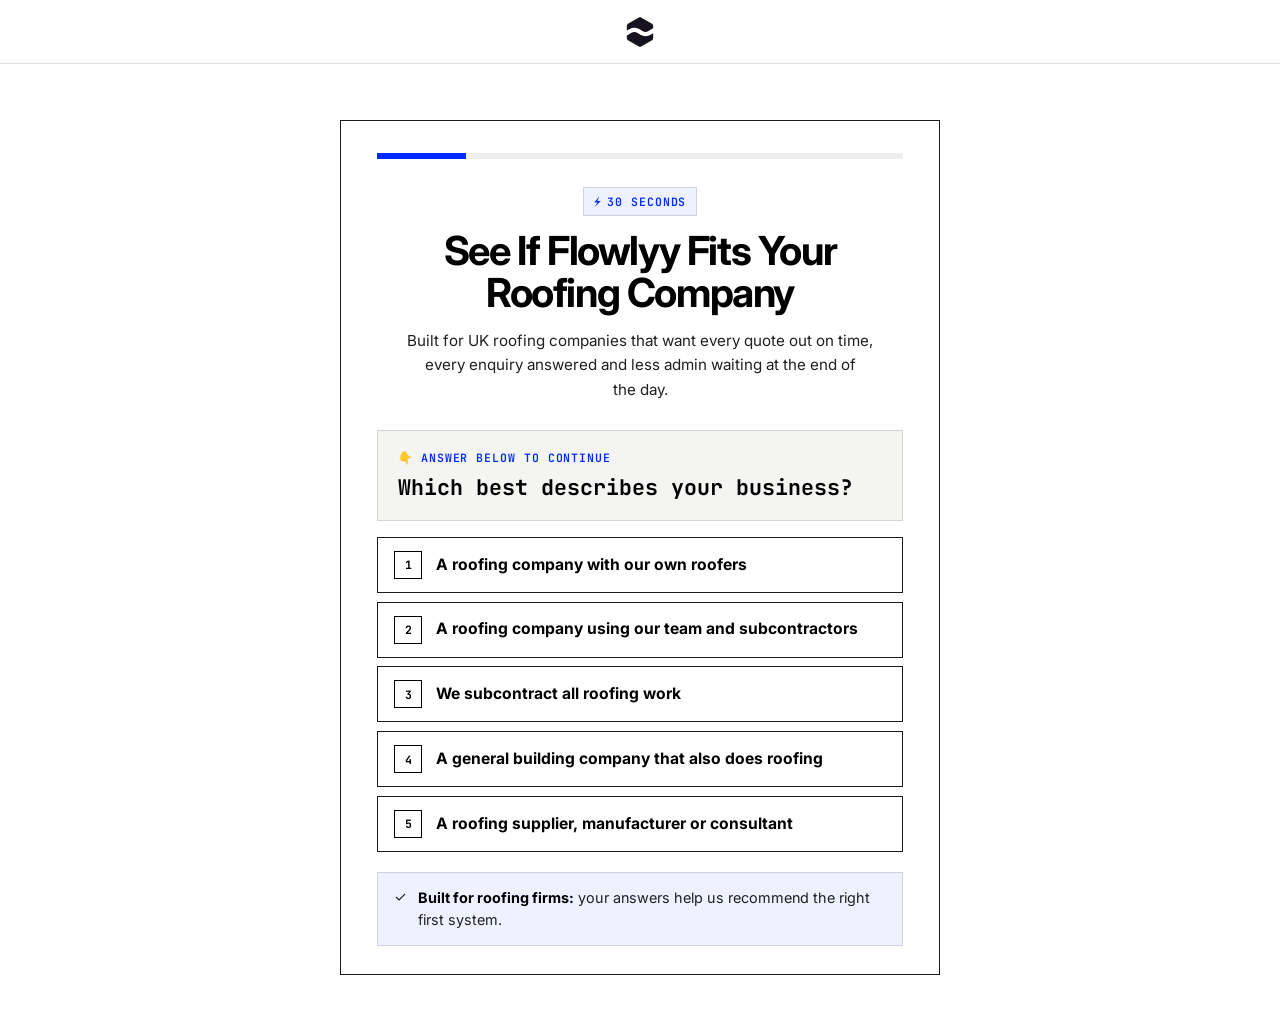
<file: fit-check/index.html>
<!doctype html>
<html lang="en-GB">
<head>
  <meta charset="utf-8">
  <meta name="viewport" content="width=device-width, initial-scale=1">
  <meta name="description" content="See if your UK roofing company is a fit for Flowlyy's quote, call and admin systems.">
  <meta name="theme-color" content="#ffffff">
  <title>Roofing company fit check | Flowlyy</title>
  <link rel="preconnect" href="https://fonts.googleapis.com">
  <link rel="preconnect" href="https://fonts.gstatic.com" crossorigin>
  <link href="https://fonts.googleapis.com/css2?family=Inter:wght@400;500;600;700&family=JetBrains+Mono:wght@400;500;600;700&family=Geist+Pixel&display=swap" rel="stylesheet">
  <link rel="icon" href="assets/flowlyy-mark.svg" type="image/svg+xml">
  <link rel="stylesheet" href="styles.css">
  <!-- Meta Pixel Code -->
<script>
!function(f,b,e,v,n,t,s)
{if(f.fbq)return;n=f.fbq=function(){n.callMethod?
n.callMethod.apply(n,arguments):n.queue.push(arguments)};
if(!f._fbq)f._fbq=n;n.push=n;n.loaded=!0;n.version='2.0';
n.queue=[];t=b.createElement(e);t.async=!0;
t.src=v;s=b.getElementsByTagName(e)[0];
s.parentNode.insertBefore(t,s)}(window, document,'script',
'https://connect.facebook.net/en_US/fbevents.js');

fbq('init', '1587701063397395');
fbq('track', 'PageView');
</script>

<noscript>
<img height="1" width="1" style="display:none"
src="https://www.facebook.com/tr?id=1587701063397395&ev=PageView&noscript=1"
/>
</noscript>
<!-- End Meta Pixel Code -->
</head>
<body>
  <header class="site-header">
    <a class="brand" href="../" aria-label="Flowlyy home">
      <img src="assets/flowlyy-mark.svg" alt="Flowlyy" width="34" height="34">
    </a>
  </header>


  <main class="funnel-page" aria-label="Flowlyy qualification funnel">
    <div class="funnel-card" id="funnel-card">
      <div class="progress-track" id="progress-track" role="progressbar" aria-label="Form progress" aria-valuemin="0" aria-valuemax="100" aria-valuenow="0">
        <span class="progress-fill" id="progress-fill"></span>
      </div>


      <header class="card-hero" id="card-hero">
        <p class="timer-pill"><span aria-hidden="true">⚡</span> 30 seconds</p>
        <h1 id="funnel-title">See If Flowlyy Fits Your Roofing Company</h1>
        <p class="hero-copy">Built for UK roofing companies that want every quote out on time, every enquiry answered and less admin waiting at the end of the day.</p>
      </header>


      <form id="lead-form" novalidate>
        <div id="step-root" aria-live="polite"></div>
        <div class="form-actions" id="form-actions" hidden>
          <button class="primary-button" id="continue-button" type="button">Continue <span aria-hidden="true">→</span></button>
        </div>
        <p class="area-note" id="area-note"><span class="area-icon" aria-hidden="true">✓</span><span><strong>Built for roofing firms:</strong> your answers help us recommend the right first system.</span></p>
        <button class="back-link" id="back-button" type="button" hidden><span aria-hidden="true">←</span> Back</button>
      </form>
    </div>
  </main>
  <script type="module" src="app.js"></script>
</body>
</html>
</file>
<file: fit-check/styles.css>
:root {
  --canvas: #ffffff;
  --surface-low: #f4f4f2;
  --surface-container: #eeeeec;
  --ink: #000000;
  --ink-secondary: #202020;
  --ink-muted: #696966;
  --border-crisp: #1b1b1b;
  --border-soft: rgba(27, 27, 27, 0.14);
  --accent: #002aff;
  --accent-soft: #eef1ff;
  --success: #0c7a47;
  --danger: #a32035;
  --font-display: "Geist Pixel", "JetBrains Mono", monospace;
  --font-mono: "JetBrains Mono", ui-monospace, monospace;
  --font-body: "Inter", system-ui, -apple-system, BlinkMacSystemFont, "Segoe UI", sans-serif;
  --margin: clamp(1rem, 4vw, 3rem);
  --header-h: 4rem;
  --card-w: 600px;
  /* Fast start, soft landing: movement that settles instead of stopping dead. */
  --ease-out: cubic-bezier(0.22, 1, 0.36, 1);
  font-family: var(--font-body);
  color: var(--ink);
  background: var(--canvas);
  font-synthesis: none;
}

*,
*::before,
*::after {
  box-sizing: border-box;
}

[hidden] {
  display: none !important;
}

html {
  min-width: 320px;
  background: var(--canvas);
  -webkit-text-size-adjust: 100%;
}

body {
  min-width: 320px;
  min-height: 100vh;
  margin: 0;
  background: var(--canvas);
  color: var(--ink);
  font-size: 15px;
  line-height: 1.5;
  -webkit-font-smoothing: antialiased;
}

button,
input {
  font: inherit;
  color: inherit;
}

button {
  cursor: pointer;
}

img {
  display: block;
  max-width: 100%;
}

:focus-visible {
  outline: 2px solid var(--accent);
  outline-offset: 3px;
}

.nowrap {
  white-space: nowrap;
}

/* Small uppercase mono labels: the Flowlyy signature. */
.timer-pill,
.answer-label,
.secure-note,
.field-wrap label,
.integration-note,
.back-link,
.error {
  font-family: var(--font-mono);
  font-size: 0.72rem;
  font-weight: 600;
  letter-spacing: 0.08em;
  text-transform: uppercase;
}

/* ---------- Header ---------- */

.site-header {
  min-height: var(--header-h);
  display: grid;
  grid-template-columns: 1fr auto 1fr;
  align-items: center;
  padding-inline: var(--margin);
  background: var(--canvas);
  border-bottom: 1px solid var(--border-soft);
}

.brand {
  grid-column: 2;
  display: block;
  line-height: 0;
}

.brand img {
  width: 34px;
  height: 34px;
}

/* ---------- Page + card ---------- */

.funnel-page {
  display: flex;
  justify-content: center;
  padding: clamp(1.5rem, 5vw, 3.5rem) var(--margin) 3rem;
}

.funnel-card {
  width: 100%;
  max-width: var(--card-w);
  padding: 2rem 2.25rem 1.75rem;
  background: var(--canvas);
  border: 1px solid var(--border-crisp);
}

.progress-track {
  height: 0.4rem;
  background: var(--surface-container);
  overflow: hidden;
}

.progress-fill {
  display: block;
  width: 0;
  height: 100%;
  background: var(--accent);
  transition: width 0.5s var(--ease-out);
}

/* ---------- Headline block ---------- */

.card-hero {
  margin-top: 1.75rem;
  text-align: center;
}

.timer-pill {
  display: inline-flex;
  gap: 0.35rem;
  align-items: center;
  margin: 0 0 0.9rem;
  padding: 0.28rem 0.6rem;
  color: var(--accent);
  background: var(--accent-soft);
  border: 1px solid var(--border-soft);
}

.card-hero h1 {
  margin: 0;
  font-size: 2.5rem;
  font-weight: 700;
  letter-spacing: -0.035em;
  line-height: 1.06;
  text-wrap: balance;
}

.hero-copy {
  max-width: 470px;
  margin: 0.9rem auto 0;
  color: var(--ink-secondary);
  font-size: 0.95rem;
  line-height: 1.6;
  text-wrap: pretty;
}

/* ---------- Question step ---------- */

.step {
  margin-top: 1.75rem;
  animation: step-in 0.38s var(--ease-out) both;
}

.step.is-leaving {
  animation: step-out 0.18s ease-in both;
  pointer-events: none;
}

/* Result screens have no headline above them, so they sit closer to the progress bar. */
.card-hero[hidden] + form .step {
  margin-top: 1.5rem;
}

@keyframes step-in {
  from {
    opacity: 0;
    transform: translateY(12px);
  }
  to {
    opacity: 1;
    transform: none;
  }
}

@keyframes step-out {
  to {
    opacity: 0;
    transform: translateY(-8px);
  }
}

.question-panel {
  padding: 1.1rem 1.25rem 1.2rem;
  background: var(--surface-low);
  border: 1px solid var(--border-soft);
}

.answer-label {
  margin: 0 0 0.55rem;
  color: var(--accent);
}

.question-promise {
  margin: 0 0 0.85rem;
  padding: 0.7rem 0.85rem;
  color: var(--ink-secondary);
  background: var(--canvas);
  border-left: 3px solid var(--accent);
  font-size: 0.95rem;
  line-height: 1.5;
}

.question-promise strong {
  color: var(--ink);
}

h2 {
  margin: 0;
  font-family: var(--font-mono);
  font-size: 1.35rem;
  font-weight: 700;
  letter-spacing: 0;
  line-height: 1.2;
  text-wrap: balance;
}

.step-copy,
.lede {
  margin: 0.6rem 0 0;
  color: var(--ink-secondary);
  font-size: 0.95rem;
  line-height: 1.6;
}

.options {
  display: grid;
  gap: 0.55rem;
  margin-top: 1rem;
}

.option {
  display: grid;
  grid-template-columns: 1.75rem minmax(0, 1fr);
  gap: 0.85rem;
  align-items: center;
  width: 100%;
  min-height: 3.5rem;
  padding: 0.65rem 1rem;
  color: var(--ink);
  text-align: left;
  background: var(--canvas);
  border: 1px solid var(--border-crisp);
  transition: background-color 0.2s ease, color 0.2s ease, transform 0.15s var(--ease-out);
}

.option:hover {
  background: var(--surface-low);
}

/* A slight press-in on tap, instead of a hard black flash. */
.option:active {
  transform: scale(0.985);
}

.option.selected {
  color: var(--canvas);
  background: var(--ink);
}

.key {
  display: grid;
  width: 1.75rem;
  height: 1.75rem;
  place-items: center;
  border: 1px solid currentColor;
  font-family: var(--font-mono);
  font-size: 0.72rem;
  font-weight: 700;
}

.option-text {
  font-size: 0.98rem;
  font-weight: 700;
  line-height: 1.3;
}

/* ---------- Contact step ---------- */

.contact-grid {
  display: grid;
  grid-template-columns: 1fr 1fr;
  column-gap: 0.75rem;
  margin-top: 0.4rem;
}

.field-wrap {
  margin-top: 0.75rem;
}

.contact-grid .field-phone,
.contact-grid .field-email {
  grid-column: 1 / -1;
}

.field-wrap label {
  display: block;
  margin-bottom: 0.45rem;
  color: var(--ink-muted);
}

.field-wrap input {
  width: 100%;
  min-height: 3rem;
  padding: 0 1rem;
  background: var(--canvas);
  border: 1px solid var(--border-crisp);
  font-family: var(--font-mono);
  font-size: 0.88rem;
}

.field-wrap input::placeholder {
  color: #9a9a96;
}

.field-wrap input:focus {
  background: var(--surface-low);
  outline: none;
}

.secure-note {
  margin: 0.9rem 0 0;
  color: var(--ink-muted);
  text-align: center;
}

.secure-note::before {
  content: "●";
  margin-right: 0.42rem;
  color: var(--success);
}

.error {
  margin: 0.5rem 0 0;
  color: var(--danger);
  letter-spacing: 0.03em;
  text-transform: none;
}

.error:empty {
  margin: 0;
}

/* ---------- Actions ---------- */

.form-actions {
  margin-top: 1.1rem;
}

.primary-button,
.back-button {
  min-height: 3.1rem;
  display: inline-flex;
  align-items: center;
  justify-content: center;
  gap: 0.5rem;
  padding: 0 1.15rem;
  border: 1px solid var(--border-crisp);
  font-family: var(--font-mono);
  font-size: 0.78rem;
  font-weight: 700;
  letter-spacing: 0.06em;
  text-decoration: none;
  text-transform: uppercase;
}

.form-actions .primary-button {
  width: 100%;
}

.primary-button {
  color: var(--canvas);
  background: var(--accent);
}

.primary-button:hover {
  background: var(--ink);
}

.back-button {
  color: var(--ink);
  background: var(--canvas);
}

.back-button:hover {
  background: var(--surface-low);
}

.area-note {
  display: flex;
  gap: 0.7rem;
  align-items: flex-start;
  margin: 1.25rem 0 0;
  padding: 0.9rem 1rem;
  color: var(--ink-secondary);
  background: var(--accent-soft);
  border: 1px solid var(--border-soft);
  font-size: 0.9rem;
  line-height: 1.5;
}

.area-note strong {
  color: var(--ink);
}

.area-icon {
  flex: none;
  line-height: 1.4;
}

.back-link {
  display: inline-flex;
  gap: 0.4rem;
  align-items: center;
  margin-top: 1.25rem;
  padding: 0.35rem 0;
  color: var(--ink-muted);
  background: none;
  border: 0;
}

.back-link:hover {
  color: var(--ink);
}

/* ---------- Result screens ---------- */

.eyebrow {
  display: inline-flex;
  margin: 0 0 0.75rem;
  padding: 0.28rem 0.55rem;
  color: var(--accent);
  background: var(--accent-soft);
  border: 1px solid var(--border-soft);
  font-family: var(--font-mono);
  font-size: 0.72rem;
  font-weight: 700;
  letter-spacing: 0.08em;
  text-transform: uppercase;
}

.outcome-icon {
  display: grid;
  width: 3.5rem;
  height: 3.5rem;
  place-items: center;
  margin-bottom: 1rem;
  background: var(--accent-soft);
  border: 1px solid var(--border-crisp);
  font-size: 1.35rem;
}

.outcome-actions {
  display: flex;
  flex-wrap: wrap;
  gap: 0.75rem;
  margin-top: 1.5rem;
}

.cal-embed {
  width: 100%;
  min-height: 460px;
  margin-top: 1rem;
  overflow: auto;
  border: 1px solid var(--border-soft);
}

.integration-note {
  margin: 0.55rem 0 0;
  color: var(--ink-muted);
  letter-spacing: 0.03em;
  text-transform: none;
}

.integration-note a {
  color: var(--accent);
}

/* ---------- Phones ---------- */

@media (max-width: 640px) {
  .site-header {
    min-height: 3.5rem;
  }

  .funnel-page {
    padding: 1rem 0.75rem 2rem;
  }

  .funnel-card {
    padding: 1.25rem 1rem 1.1rem;
  }

  .card-hero {
    margin-top: 1.35rem;
  }

  .card-hero h1 {
    font-size: 1.9rem;
  }

  .step {
    margin-top: 1.35rem;
  }

  .question-panel {
    padding: 0.95rem 1rem 1rem;
  }

  h2 {
    font-size: 1.2rem;
  }

  .option {
    grid-template-columns: 1.6rem minmax(0, 1fr);
    min-height: 3.2rem;
    padding: 0.55rem 0.8rem;
  }

  .key {
    width: 1.6rem;
    height: 1.6rem;
  }

  .option-text {
    font-size: 0.93rem;
  }

  .outcome-actions .back-button {
    width: 100%;
  }
}

@media (max-width: 380px) {
  .card-hero h1 {
    font-size: 1.7rem;
  }

  .contact-grid {
    grid-template-columns: 1fr;
  }
}

@media (prefers-reduced-motion: reduce) {
  *,
  *::before,
  *::after {
    scroll-behavior: auto !important;
    animation-duration: 0.01ms !important;
    transition-duration: 0.01ms !important;
  }
}
</file>
